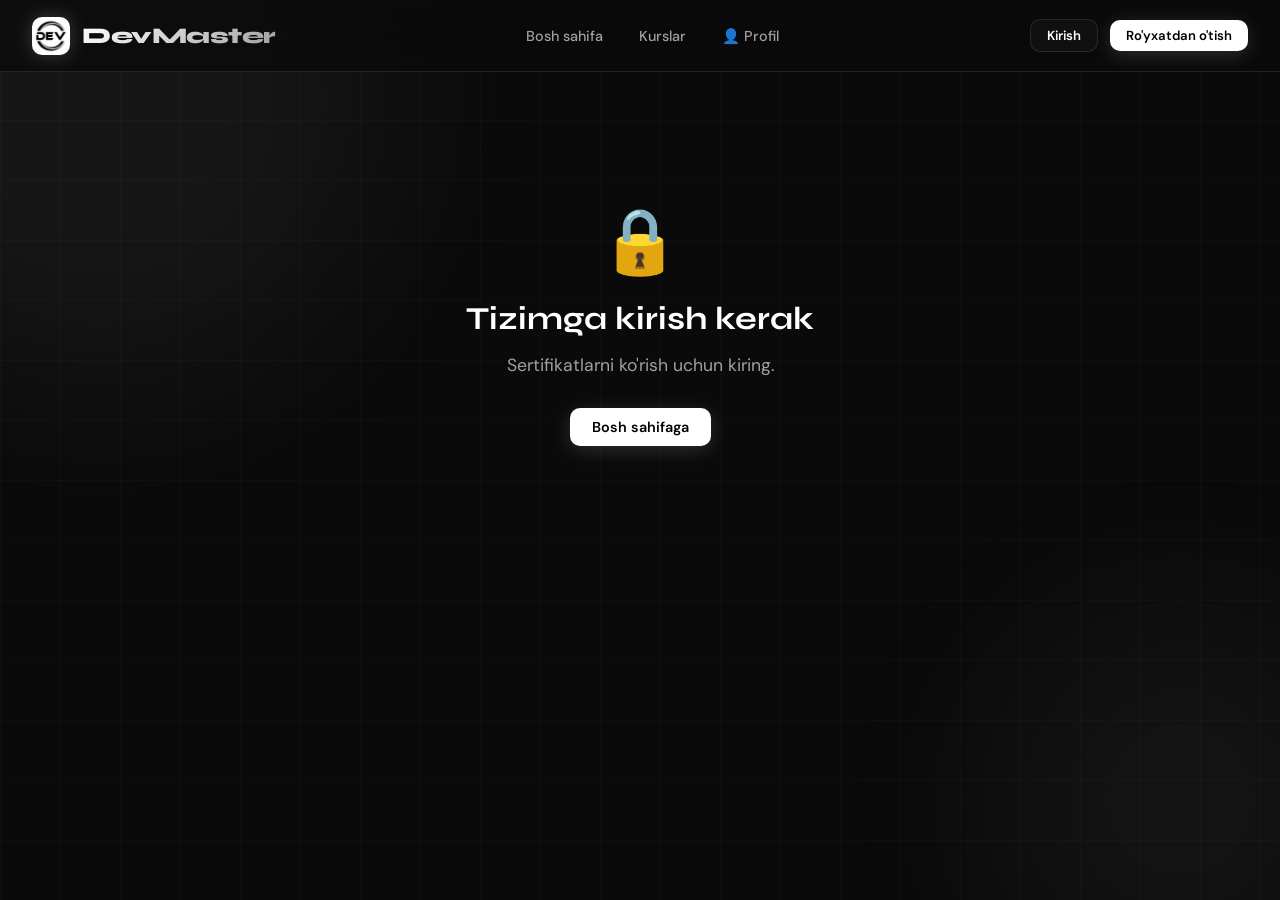
<file: certificate.html>
<!DOCTYPE html>
<html lang="uz">
<head>
  <meta charset="UTF-8" />
  <link rel="icon" href="./images/devmaster-r.jpg">

  <meta name="viewport" content="width=device-width, initial-scale=1.0" />
  <title>Sertifikat — DevMaster</title>
  <link rel="stylesheet" href="styles/main.css" />
  <link rel="stylesheet" href="styles/auth.css" />
  <link rel="stylesheet" href="styles/certificate.css" />
</head>
<body>

<div class="bg-grid"></div>
<div class="bg-orbs">
  <div class="orb orb-1"></div>
  <div class="orb orb-2"></div>
</div>

<nav class="navbar" id="navbar">
  <a href="index.html" class="nav-logo">
          <img src="./images/dev_v copy.jpg" alt="">
    <span>DevMaster</span>
  </a>
  <ul class="nav-links">
    <li><a href="index.html"> Bosh sahifa</a></li>
    <li><a href="courses.html"> Kurslar</a></li>
    <li><a href="profile.html">👤 Profil</a></li>
  </ul>
  <div class="nav-actions" id="nav-auth-area"></div>
</nav>

<div class="cert-page">
  <div class="cert-page-inner">
    <div id="cert-root"></div>
  </div>
</div>

<div id="toast-container" class="toast-container"></div>

<style>
/* Ekran uchun qo'shimcha stillar (agar CSS faylda bo'lmasa xato bermasligi uchun) */
.cert-watermark-logo-wrap {
  position: absolute;
  top: 50%;
  left: 50%;
  transform: translate(-50%, -50%);
  width: 350px;
  height: 350px;
  opacity: 0.05;
  z-index: 1;
  pointer-events: none;
}
.cert-watermark-img {
  width: 100%;
  height: 100%;
  object-fit: contain;
}
.cert-signature-wrap {
  width: 140px;
  height: 55px;
  border-bottom: 1.5px solid rgba(255, 255, 255, 0.7);
  margin: 0 auto 8px;
  display: flex;
  align-items: center;
  justify-content: center;
}
.cert-signature-img {
  max-width: 100%;
  max-height: 100%;
  object-fit: contain;
}
.cert-stamp-wrap {
  width: 90px;
  height: 90px;
  margin: 0 auto 8px;
  display: flex;
  align-items: center;
  justify-content: center;
}
.cert-stamp-img {
  width: 100%;
  height: 100%;
  object-fit: contain;
}

/* CHOP ETISH (PRINT) SOZLAMALARI */
@media print {
  @page {
    size: A4 landscape;
    margin: 0 !important;
  }
  html, body {
    width: 100% !important;
    height: 100% !important;
    margin: 0 !important;
    padding: 0 !important;
    background: #ffffff !important;
    -webkit-print-color-adjust: exact !important;
    print-color-adjust: exact !important;
  }
  .navbar, .cert-actions-panel, .cert-page-header, .bg-grid, .bg-orbs, footer { 
    display: none !important; 
  }
  .cert-page { 
    padding: 0 !important; 
    margin: 0 !important;
    width: 100vw !important;
    height: 100vh !important;
    display: flex !important;
    align-items: center !important;
    justify-content: center !important;
  }
  .cert-page-inner {
    width: 100% !important;
    max-width: 100% !important;
    margin: 0 !important;
    padding: 0 !important;
  }
  .certificate-wrapper {
    margin: 0 !important;
    padding: 0 !important;
    width: 100% !important;
    display: flex !important;
    justify-content: center !important;
    align-items: center !important;
  }
  .certificate { 
    width: 297mm !important;  
    height: 210mm !important; 
    box-shadow: none !important; 
    border: none !important;
    border-radius: 0 !important; 
    background: #121212 !important; 
    position: relative !important;
    margin: 0 auto !important;
    page-break-inside: avoid !important;
    -webkit-print-color-adjust: exact !important;
    print-color-adjust: exact !important;
  }
  .cert-content * {
    -webkit-print-color-adjust: exact !important;
    print-color-adjust: exact !important;
  }
}
</style>

<script src="js/app.js"></script>
<script src="js/courses.js"></script>
<script>
document.addEventListener('DOMContentLoaded', () => {
  const user = Auth.getUser();
  const params = new URLSearchParams(window.location.search);
  const courseId = params.get('course');

  if (!user) {
    document.getElementById('cert-root').innerHTML = `
      <div style="text-align:center;padding:4rem 2rem">
        <div style="font-size:4rem;margin-bottom:1rem">🔒</div>
        <h2 style="font-family:'Syne',sans-serif; font-size: 2rem;">Tizimga kirish kerak</h2>
        <p style="color:var(--text-muted);margin:1rem 0 2rem; font-size: 1.1rem;">Sertifikatlarni ko'rish uchun kiring.</p>
        <button class="btn btn-primary" onclick="window.location.href='index.html'" style="cursor:pointer">Bosh sahifaga</button>
      </div>`;
    return;
  }

  const users = JSON.parse(localStorage.getItem('dm_users') || '[]');
  const freshUser = users.find(u => u.id === user.id) || user;
  const certs = freshUser.certificates || [];

  if (courseId) {
    const cert = certs.find(c => c.courseId === courseId);
    if (!cert) {
      document.getElementById('cert-root').innerHTML = `
        <div style="text-align:center;padding:4rem 2rem">
          <div style="font-size:4rem;margin-bottom:1rem">😔</div>
          <h2 style="font-family:'Syne',sans-serif; font-size: 2rem;">Sertifikat topilmadi</h2>
          <p style="color:var(--text-muted);margin:1rem 0 2rem; font-size: 1.1rem;">Bu kurs uchun sertifikat hali berilmagan. Avval kursni tugatib ko'ring.</p>
          <div style="display:flex;gap:1rem;justify-content:center;flex-wrap:wrap">
            <button class="btn btn-primary" onclick="window.location.href='courses.html'" style="cursor:pointer">📚 Kurslarga o'tish</button>
            <button class="btn btn-ghost" onclick="window.location.href='profile.html'" style="cursor:pointer">👤 Profilga qaytish</button>
          </div>
        </div>`;
      return;
    }
    renderCertificate(freshUser, cert);
  } else {
    renderAllCertificates(freshUser, certs);
  }
});

function renderAllCertificates(user, certs) {
  if (certs.length === 0) {
    document.getElementById('cert-root').innerHTML = `
      <div class="cert-page-header">
        <h1>🏆 Sertifikatlarim</h1>
        <p>Kurslarni tugatib sertifikat oling</p>
      </div>
      <div style="text-align:center;padding:4rem 2rem;background:var(--card-bg);border:1px solid var(--border);border-radius:var(--radius)">
        <div style="font-size:5rem;margin-bottom:1.5rem">📜</div>
        <h2 style="font-family:'Syne',sans-serif;font-weight:700;margin-bottom:0.5rem">Hali sertifikat yo'q</h2>
        <p style="color:var(--text-muted);margin-bottom:2rem;font-size:1.1rem;">Birinchi sertifikatingizni olish uchun kursni tugatib ko'ring!</p>
        <button class="btn btn-primary" onclick="window.location.href='courses.html'" style="cursor:pointer">📚 Kurslarni ko'rish</button>
      </div>`;
    return;
  }

  const hasF = certs.find(c => c.courseId === 'frontend');
  const hasB = certs.find(c => c.courseId === 'backend');
  let fsHtml = '';
  if (hasF && hasB) {
    fsHtml = `
      <div style="display:flex;align-items:center;gap:1.5rem;padding:1.75rem;background:rgba(255,255,255,0.02);border:1px solid rgba(255,255,255,0.2);border-radius:var(--radius);margin-bottom:2.5rem;flex-wrap:wrap">
        <span style="font-size:3rem">🏆</span>
        <div style="flex:1">
          <div style="font-family:'Syne',sans-serif;font-weight:800;font-size:1.4rem;color:#ffffff">Full-Stack Developer</div>
          <div style="font-size:1rem;color:var(--text-muted)">Frontend va Backend kurslarini tugatdingiz. Siz Full-Stack Developer sifatida tan olindingiz!</div>
        </div>
        <span class="tag">🎉 Maxsus unvon</span>
      </div>`;
  }

  const certCards = certs.map(cert => `
    <div class="feature-card animate-in" style="cursor:pointer;border-color:rgba(255,255,255,0.15); padding: 2.5rem;" onclick="window.location.href='certificate.html?course=${cert.courseId}'">
      <div style="font-size:3rem;margin-bottom:1rem">🏆</div>
      <h3 style="font-size: 1.3rem; margin-bottom: 0.5rem;">${cert.courseName}</h3>
      <p style="color:var(--text-muted);font-size:0.95rem;margin-bottom:1.5rem">Sertifikat ID: <span style="font-family:monospace;color:#ffffff; font-weight:600;">${cert.id}</span></p>
      <div style="display:flex;align-items:center;justify-content:space-between">
        <span class="tag">${cert.earnedAt}</span>
        <span style="font-size:0.95rem;color:#ffffff; font-weight: 600;">Ko'rish →</span>
      </div>
    </div>`).join('');

  document.getElementById('cert-root').innerHTML = `
    <div class="cert-page-header">
      <h1>🏆 Sertifikatlarim</h1>
      <p style="font-size:1.2rem;">Siz muvaffaqiyatli ravishda ${certs.length} ta sertifikatga ega bo'ldingiz!</p>
    </div>
    ${fsHtml}
    <div style="display:grid;grid-template-columns:repeat(auto-fill,minmax(320px,1fr));gap:2rem">
      ${certCards}
    </div>`;
  initScrollAnimations();
}

function renderCertificate(user, cert) {
  const course = COURSES.find(c => c.id === cert.courseId) || {};
  const fullName = `${user.firstName} ${user.lastName}`;
  const certId = cert.id;
  const earnedAt = cert.earnedAt;

  let devTypeLabel = cert.courseType + ' Developer';
  if (cert.courseId === 'frontend') devTypeLabel = 'Frontend Developer';
  else if (cert.courseId === 'backend') devTypeLabel = 'Backend Developer';
  else if (cert.courseId === 'fullstack') devTypeLabel = 'Full-Stack Developer';
  else if (cert.courseId === 'devops') devTypeLabel = 'DevOps Engineer';
  else if (cert.courseId === 'mobile') devTypeLabel = 'Mobile Developer';
  else if (cert.courseId === 'design') devTypeLabel = 'UI/UX Designer';

  const certs = user.certificates || [];
  const hasF = certs.find(c => c.courseId === 'frontend');
  const hasB = certs.find(c => c.courseId === 'backend');
  const isFS = hasF && hasB;

  document.getElementById('cert-root').innerHTML = `
    <div class="cert-page-header">
      <h1>🎓 Sertifikatingiz</h1>
      <p>Tabriklaymiz, ${user.firstName}! Siz sertifikat oldingiz.</p>
    </div>

    ${isFS ? `
    <div class="cert-earned-banner">
      <div class="cert-earned-icon">🏆</div>
      <div class="cert-earned-text">
        <h3>Siz Full-Stack Developer sifatida tan olindingiz!</h3>
        <p>Frontend va Backend kurslarini ikkalasini ham muvaffaqiyatli tugatdingiz.</p>
      </div>
    </div>` : ''}

    <div class="certificate-wrapper">
      <div class="certificate" id="certificate-doc">
        <div class="cert-bg"></div>
        <div class="cert-pattern"></div>
        
        <div class="cert-watermark-logo-wrap">
           <img src="./images/dev_master.png" alt="DevMaster"" alt="logo"/>
        </div>

        <div class="cert-content">
          <div class="cert-top">
            <div class="cert-logo-area">
              <img src="./images/dev_v copy.jpg" alt="Logo" class="cert-logo-icon-img" onerror="this.style.display='none'; this.nextElementSibling.style.display='flex';">
              <div class="cert-logo-icon" style="display:none; width:44px; height:44px; background:rgba(255,255,255,0.1); border-radius:10px; align-items:center; justify-content:center; font-size:1.2rem; color:#fff;">🎓</div>
              <div>
                <div class="cert-org-name">DevMaster</div>
                <div class="cert-org-sub">IT Education Platform</div>
              </div>
            </div>
            <div class="cert-number">ID: ${certId}</div>
          </div>

          <div class="cert-title-area">
            <span class="cert-of-completion">Certificate of Completion</span>
            <div class="cert-main-title">Muvaffaqiyatli Tamomlash</div>
          </div>

          <div class="cert-divider">
            <div class="cert-divider-line"></div>
            <div class="cert-divider-diamond"></div>
            <div class="cert-divider-line"></div>
          </div>

          <div style="text-align:center">
            <span class="cert-awarded-to">Ushbu sertifikat quyidagiga beriladi</span>
            <div class="cert-name">${fullName}</div>
          </div>

          <div class="cert-course-area">
            <div class="cert-for-completing">muvaffaqiyatli tamomlanganligi uchun</div>
            <div class="cert-course-name">${cert.courseName}</div>
            <span class="cert-course-type">${devTypeLabel}</span>
          </div>

          <div class="cert-divider">
            <div class="cert-divider-line"></div>
            <div class="cert-divider-diamond"></div>
            <div class="cert-divider-line"></div>
          </div>

          <div class="cert-bottom">
            <div class="cert-signature-area">
              <div class="cert-signature-wrap">
                <img src="./images/signature2.webp" alt="" class="cert-signature-img" />
              </div>
              <div class="cert-sig-name">DevMaster CEO</div>
              <div class="cert-sig-label">Rahbar imzosi</div>
            </div>

            <div class="cert-center-info">
              <div class="cert-date-area">
                <span class="cert-date-label">Berilgan sana</span>
                <div class="cert-date-val">${earnedAt}</div>
              </div>
              <div class="cert-badge-row">
                <span class="cert-skill-tag">${(course.skills || ['IT'])[0]}</span>
                <span class="cert-skill-tag">${(course.skills || ['Dev', 'Pro'])[1] || 'Pro'}</span>
              </div>
            </div>

            <div class="cert-stamp-area">
              <div class="cert-stamp-wrap">
                <img src="./images/stamp2.webp" alt="" class="cert-stamp-img" />
              </div>
              <div class="cert-stamp-label">Tashkilot Muhri</div>
            </div>
          </div>
        </div>
      </div>
    </div>

    <div class="cert-actions-panel">
      <div class="cert-actions-info">
        <h3>Sertifikatingiz tayyor!</h3>
        <p>Yuklab oling, chop eting yoki ulashing</p>
      </div>
      <div class="cert-action-btns">
        <button class="btn btn-primary" onclick="printCert()" style="cursor:pointer">🖨️ Chop etish</button>
        <button class="btn btn-ghost" onclick="window.location.href='certificate.html'" style="cursor:pointer">📋 Barchasi</button>
        <button class="btn btn-ghost" onclick="window.location.href='profile.html'" style="cursor:pointer">👤 Profil</button>
      </div>
    </div>

    ${(user.certificates || []).filter(c => c.courseId !== cert.courseId).length > 0 ? `
    <div style="margin-top:2.5rem">
      <h3 style="font-family:'Syne',sans-serif;font-weight:700;margin-bottom:1.2rem; font-size: 1.3rem;">Boshqa sertifikatlaringiz</h3>
      <div style="display:flex;gap:1rem;flex-wrap:wrap">
        ${(user.certificates || []).filter(c => c.courseId !== cert.courseId).map(c => `
          <a href="certificate.html?course=${c.courseId}" class="btn btn-ghost btn-sm" style="cursor:pointer; font-size:0.9rem; padding: 10px 16px;">🏆 ${c.courseName}</a>
        `).join('')}
      </div>
    </div>` : ''}
  `;
}

function printCert() {
  window.print();
}
</script>
</body>
</html>
</file>
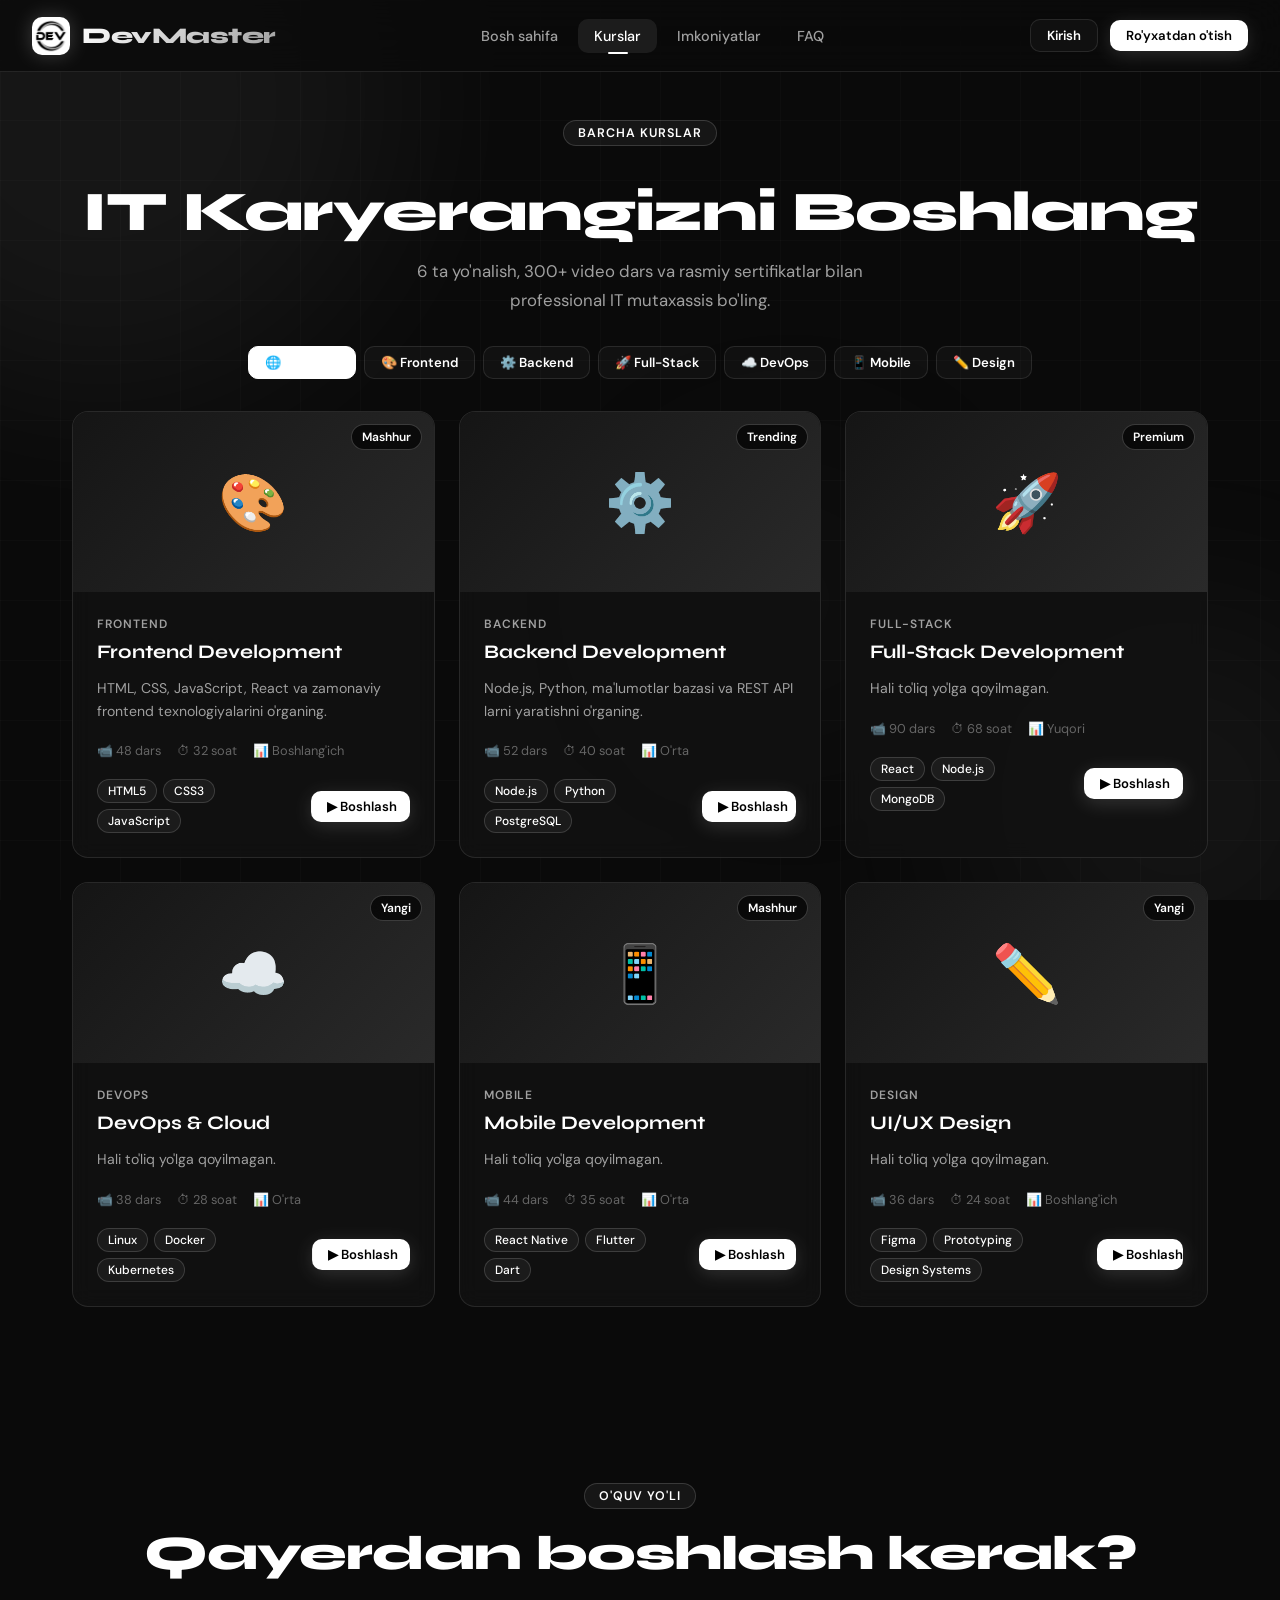
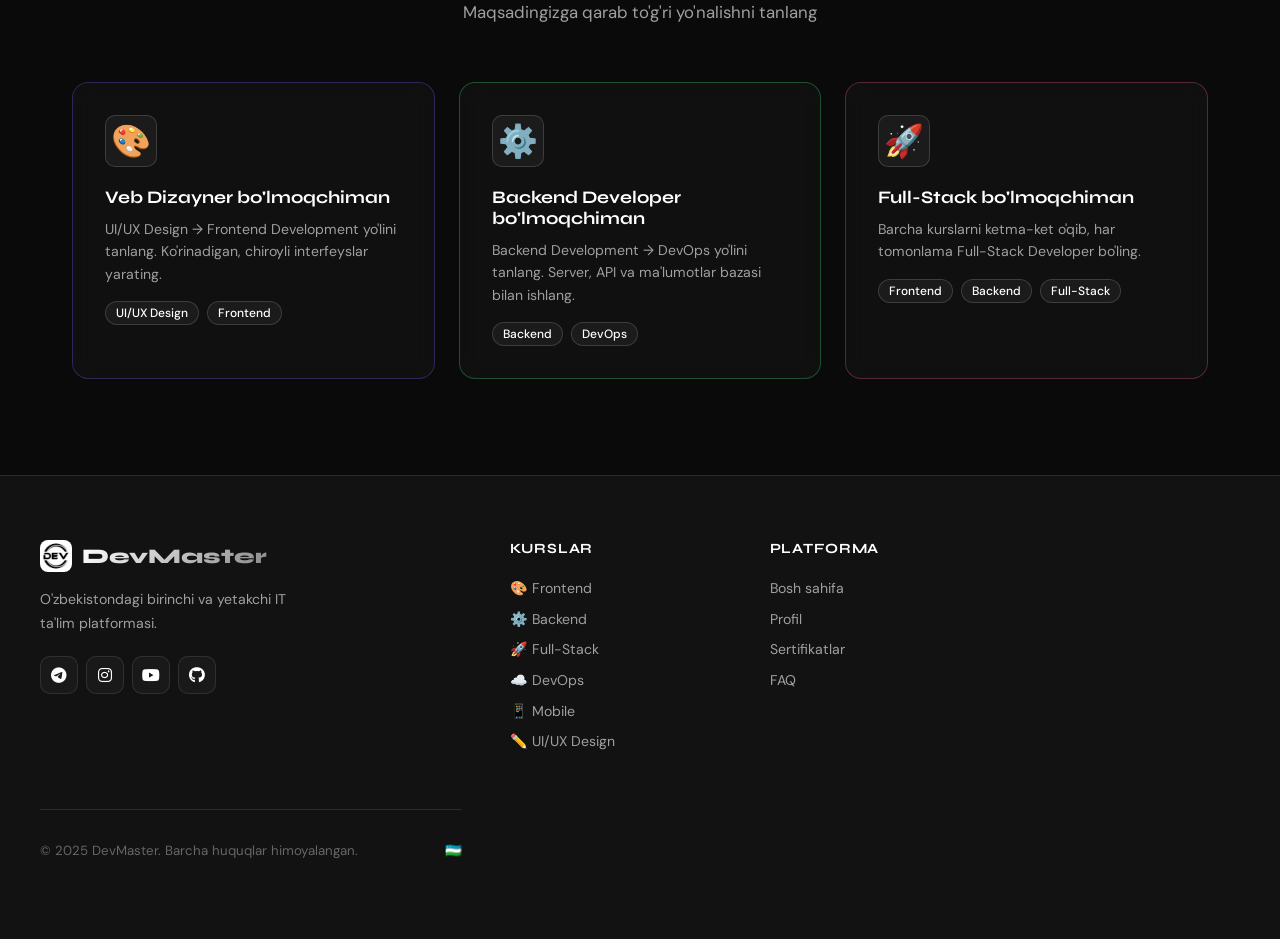
<file: courses.html>
<!DOCTYPE html>
<html lang="uz">
<head>
  <meta charset="UTF-8" />
  <link rel="icon" type="image/png" href="./images/devmaster-r.jpg">
  <meta name="viewport" content="width=device-width, initial-scale=1.0" />
  <title>Kurslar — DevMaster</title>
  <link rel="stylesheet" href="styles/main.css" />
  <link rel="stylesheet" href="styles/auth.css" />
  <link rel="stylesheet" href="https://cdnjs.cloudflare.com/ajax/libs/font-awesome/6.4.2/css/all.min.css" />
</head>
<body>

<div class="bg-grid"></div>
<div class="bg-orbs">
  <div class="orb orb-1"></div>
  <div class="orb orb-2"></div>
  <div class="orb orb-3"></div>
</div>

<nav class="navbar" id="navbar">
  <a href="index.html" class="nav-logo">
    <img src="./images/dev_v copy.jpg" alt="">
    <span>DevMaster</span>
  </a>
  <ul class="nav-links">
    <li><a href="index.html">Bosh sahifa</a></li>
    <li><a href="courses.html" class="active"> Kurslar</a></li>
    <li><a href="index.html#features"> Imkoniyatlar</a></li>
    <li><a href="faq.html">FAQ</a></li>
  </ul>
  <div class="nav-actions" id="nav-auth-area"></div>
</nav>

<section style="position:relative;z-index:1;padding:calc(var(--nav-height) + 3rem) 2rem 2rem;text-align:center">
  <span class="section-tag">Barcha kurslar</span>
  <h1 style="font-family:'Syne',sans-serif;font-size:clamp(2rem,5vw,3.5rem);font-weight:800;margin:1rem 0 0.75rem;letter-spacing:-0.02em">
    IT Karyerangizni <span style="color:var(--accent)">Boshlang</span>
  </h1>
  <p style="color:var(--text-muted);font-size:1.05rem;max-width:540px;margin:0 auto;line-height:1.7">
    6 ta yo'nalish, 300+ video dars va rasmiy sertifikatlar bilan professional IT mutaxassis bo'ling.
  </p>
</section>

<div style="position:relative;z-index:1;max-width:1200px;margin:0 auto;padding:0 2rem 2rem">
  <div style="display:flex;gap:0.5rem;flex-wrap:wrap;justify-content:center">
    <button class="filter-tab btn btn-ghost btn-sm active" data-filter="all" style="cursor:pointer">🌐 Barchasi</button>
    <button class="filter-tab btn btn-ghost btn-sm" data-filter="frontend" style="cursor:pointer">🎨 Frontend</button>
    <button class="filter-tab btn btn-ghost btn-sm" data-filter="backend" style="cursor:pointer">⚙️ Backend</button>
    <button class="filter-tab btn btn-ghost btn-sm" data-filter="fullstack" style="cursor:pointer">🚀 Full-Stack</button>
    <button class="filter-tab btn btn-ghost btn-sm" data-filter="devops" style="cursor:pointer">☁️ DevOps</button>
    <button class="filter-tab btn btn-ghost btn-sm" data-filter="mobile" style="cursor:pointer">📱 Mobile</button>
    <button class="filter-tab btn btn-ghost btn-sm" data-filter="design" style="cursor:pointer">✏️ Design</button>
  </div>
</div>

<div style="position:relative;z-index:1;max-width:1200px;margin:0 auto;padding:0 2rem 5rem">
  <div class="courses-grid" id="courses-grid"></div>
</div>

<section class="section" style="position:relative;z-index:1">
  <div class="section-header">
    <span class="section-tag">O'quv yo'li</span>
    <h2>Qayerdan <span style="color:var(--accent)">boshlash</span> kerak?</h2>
    <p class="sub">Maqsadingizga qarab to'g'ri yo'nalishni tanlang</p>
  </div>

  <div style="display:grid;grid-template-columns:repeat(auto-fill,minmax(300px,1fr));gap:1.5rem">
    <div class="feature-card animate-in" style="border-color:rgba(108,99,255,0.3)">
      <div class="feature-icon" style="font-size:2rem">🎨</div>
      <h3>Veb Dizayner bo'lmoqchiman</h3>
      <p style="margin-bottom:1rem">UI/UX Design → Frontend Development yo'lini tanlang. Ko'rinadigan, chiroyli interfeyslar yarating.</p>
      <div style="display:flex;gap:0.5rem;flex-wrap:wrap">
        <span class="tag">UI/UX Design</span>
        <span class="tag">Frontend</span>
      </div>
    </div>
    <div class="feature-card animate-in" style="border-color:rgba(67,233,123,0.3)">
      <div class="feature-icon" style="font-size:2rem">⚙️</div>
      <h3>Backend Developer bo'lmoqchiman</h3>
      <p style="margin-bottom:1rem">Backend Development → DevOps yo'lini tanlang. Server, API va ma'lumotlar bazasi bilan ishlang.</p>
      <div style="display:flex;gap:0.5rem;flex-wrap:wrap">
        <span class="tag green">Backend</span>
        <span class="tag green">DevOps</span>
      </div>
    </div>
    <div class="feature-card animate-in" style="border-color:rgba(255,101,132,0.3)">
      <div class="feature-icon" style="font-size:2rem">🚀</div>
      <h3>Full-Stack bo'lmoqchiman</h3>
      <p style="margin-bottom:1rem">Barcha kurslarni ketma-ket o'qib, har tomonlama Full-Stack Developer bo'ling.</p>
      <div style="display:flex;gap:0.5rem;flex-wrap:wrap">
        <span class="tag pink">Frontend</span>
        <span class="tag pink">Backend</span>
        <span class="tag pink">Full-Stack</span>
      </div>
    </div>
  </div>
</section>

<footer>
  <div class="footer-inner">
    <div class="footer-grid">
      <div class="footer-brand">
        <div class="footer-logo">
          <img src="./images/dev_v copy.jpg" alt="">
          <span>DevMaster</span>
        </div>
        <p>O'zbekistondagi birinchi va yetakchi IT ta'lim platformasi.</p>
        
        <div class="footer-social" style="margin-top:1.25rem; display: flex; gap: 0.5rem;">
         <a href="https://t.me//dev_masteruz" class="social-btn" target="_blank" style="display: flex; align-items: center; justify-content: center; text-decoration: none; color: inherit;"><i class="fa-brands fa-telegram"></i></a>
          <a href="https://www.instagram.com/dev_masteruz/" class="social-btn" target="_blank" style="display: flex; align-items: center; justify-content: center; text-decoration: none; color: inherit;"><i class="fa-brands fa-instagram"></i></a>
          <a href="https://www.youtube.com/channel/UC8ik2O0M71rxNJCzP6-6M-g" class="social-btn" target="_blank" style="display: flex; align-items: center; justify-content: center; text-decoration: none; color: inherit;"><i class="fa-brands fa-youtube"></i></a>
          <a href="https://github.com/tolibjonshuhratov" class="social-btn" target="_blank" style="display: flex; align-items: center; justify-content: center; text-decoration: none; color: inherit;"><i class="fa-brands fa-github"></i></a>
        </div>
      </div>
      <div class="footer-col">
        <h4>Kurslar</h4>
        <ul>
          <li><a href="#">🎨 Frontend</a></li>
          <li><a href="#">⚙️ Backend</a></li>
          <li><a href="#">🚀 Full-Stack</a></li>
          <li><a href="#">☁️ DevOps</a></li>
          <li><a href="#">📱 Mobile</a></li>
          <li><a href="#">✏️ UI/UX Design</a></li>
        </ul>
      </div>
      <div class="footer-col">
        <h4>Platforma</h4>
        <ul>
          <li><a href="index.html">Bosh sahifa</a></li>
          <li><a href="profile.html">Profil</a></li>
          <li><a href="certificate.html">Sertifikatlar</a></li>
          <li><a href="faq.html">FAQ</a></li>
        </ul>
      </div>
      <div class="footer-col">
    
    </div>
    <div class="footer-bottom">
      <span>© 2025 DevMaster. Barcha huquqlar himoyalangan.</span>
      <span>🇺🇿</span>
    </div>
  </div>
</footer>

<div class="modal-overlay" id="login-modal">
  <div class="modal">
    <button class="modal-close" onclick="closeModal('login-modal')">✕</button>
    <div class="modal-header">
      <h2>Xush kelibsiz! 👋</h2>
      <p>Akkauntingizga kiring</p>
    </div>
    <form onsubmit="handleLogin(event)">
      <div class="form-group">
        <label>Email</label>
        <div class="input-icon-wrap">
          <span class="icon">📧</span>
          <input type="email" id="login-email" class="form-input" placeholder="email@example.com" required />
        </div>
      </div>
      <div class="form-group">
        <label>Parol</label>
        <div class="input-icon-wrap">
          <span class="icon">🔒</span>
          <input type="password" id="login-pass" class="form-input" placeholder="••••••••" required />
          <span class="input-toggle" onclick="togglePass('login-pass')" style="cursor:pointer">👁</span>
        </div>
      </div>
      <button type="submit" class="btn btn-primary btn-full" style="cursor:pointer">Kirish →</button>
    </form>
    <div class="form-switch">
      Akkount yo'qmi? <a href="#" onclick="closeModal('login-modal');openModal('register-modal')">Ro'yxatdan o'ting</a>
    </div>
  </div>
</div>

<div class="modal-overlay" id="register-modal">
  <div class="modal">
    <button class="modal-close" onclick="closeModal('register-modal')">✕</button>
    <div class="modal-header">
      <h2>Hisob yaratish 🚀</h2>
      <p>Bepul ro'yxatdan o'ting</p>
    </div>
    <form onsubmit="handleRegister(event)">
      <div class="form-row">
        <div class="form-group">
          <label>Ism</label>
          <input type="text" id="reg-fname" class="form-input" placeholder="Ali" required />
        </div>
        <div class="form-group">
          <label>Familiya</label>
          <input type="text" id="reg-lname" class="form-input" placeholder="Valiyev" required />
        </div>
      </div>
      <div class="form-group">
        <label>Username</label>
        <div class="input-icon-wrap">
          <span class="icon">@</span>
          <input type="text" id="reg-username" class="form-input" placeholder="ali_valiyev" />
        </div>
      </div>
      <div class="form-group">
        <label>Email</label>
        <div class="input-icon-wrap">
          <span class="icon">📧</span>
          <input type="email" id="reg-email" class="form-input" placeholder="email@example.com" required />
        </div>
      </div>
      <div class="form-group">
        <label>Parol</label>
        <div class="input-icon-wrap">
          <span class="icon">🔒</span>
          <input type="password" id="reg-pass" class="form-input" placeholder="Kamida 6 ta belgi" required />
          <span class="input-toggle" onclick="togglePass('reg-pass')" style="cursor:pointer">👁</span>
        </div>
      </div>
      <div class="terms-check">
        <input type="checkbox" required />
        <span><a href="#">Shartlar</a>ga roziman</span>
      </div>
      <button type="submit" class="btn btn-primary btn-full" style="cursor:pointer">Ro'yxatdan o'tish 🚀</button>
    </form>
    <div class="form-switch">
      Akkount bormi? <a href="#" onclick="closeModal('register-modal');openModal('login-modal')">Kirish</a>
    </div>
  </div>
</div>

<div class="modal-overlay" id="course-modal-overlay"></div>
<div id="toast-container" class="toast-container"></div>

<style>
  .filter-tab.active {
    background: var(--accent) !important;
    color: #fff !important;
    border-color: var(--accent) !important;
  }
</style>

<script src="js/app.js"></script>
<script src="js/courses.js"></script>
<script>
  function togglePass(id) {
    const inp = document.getElementById(id);
    inp.type = inp.type === 'password' ? 'text' : 'password';
  }
  document.addEventListener('DOMContentLoaded', () => {
    renderCoursesGrid('courses-grid', 'all');
    initFilterTabs();
  });
</script>
</body>
</html>
</file>
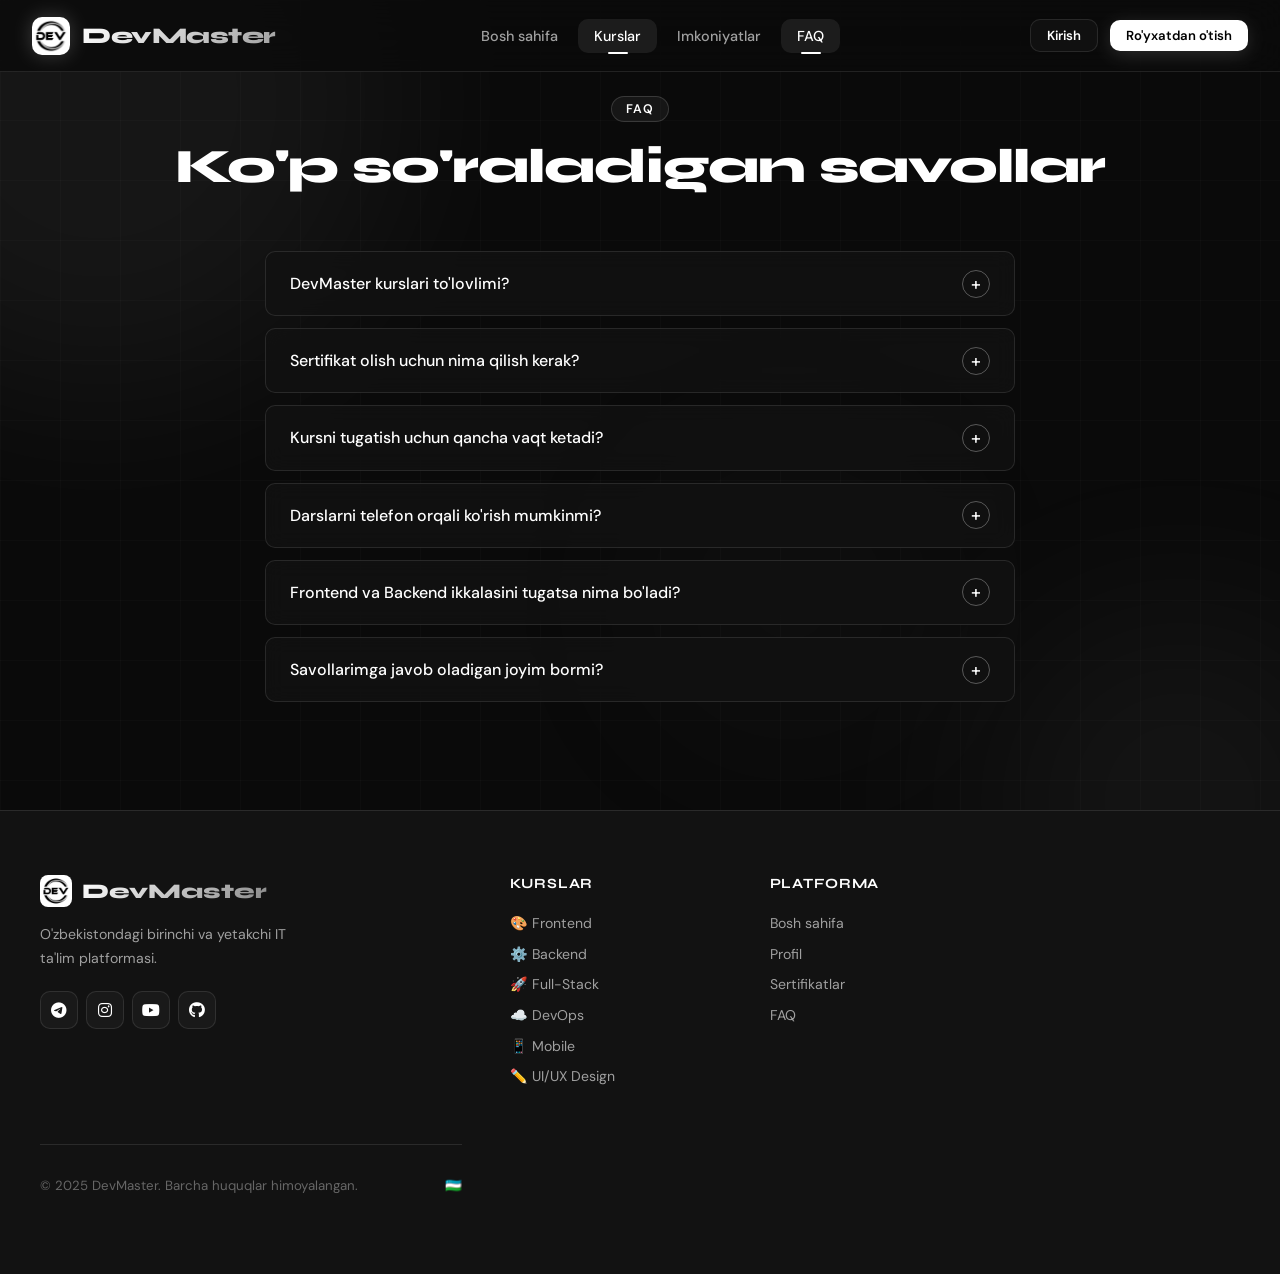
<file: faq.html>
<!DOCTYPE html>
<html lang="uz">
<head>
  <meta charset="UTF-8" />
  <link rel="icon" type="image/png" href="./images/devmaster-r.jpg">
  <meta name="viewport" content="width=device-width, initial-scale=1.0" />
  <title>FAQ — DevMaster</title>
  <link rel="stylesheet" href="styles/main.css" />
  <link rel="stylesheet" href="styles/auth.css" />
  <link rel="stylesheet" href="https://cdnjs.cloudflare.com/ajax/libs/font-awesome/6.4.2/css/all.min.css" />
</head>
<body>
    <div class="bg-grid"></div>
<div class="bg-orbs">
  <div class="orb orb-1"></div>
  <div class="orb orb-2"></div>
  <div class="orb orb-3"></div>
</div>

<nav class="navbar" id="navbar">
  <a href="index.html" class="nav-logo">
    <img src="./images/dev_v copy.jpg" alt="">
    <span>DevMaster</span>
  </a>
  <ul class="nav-links">
    <li><a href="index.html">Bosh sahifa</a></li>
    <li><a href="courses.html" class="active"> Kurslar</a></li>
    <li><a href="index.html#features"> Imkoniyatlar</a></li>
    <li><a href="faq.html">FAQ</a></li>
  </ul>
  <div class="nav-actions" id="nav-auth-area"></div>
</nav>
    <section class="section" id="faq">
  <div class="section-header">
    <span class="section-tag">FAQ</span>
    <h2>Ko'p so'raladigan <span style="color:var(--accent)">savollar</span></h2>
  </div>
  <div class="faq-list">
    <div class="faq-item">
      <div class="faq-question">
        DevMaster kurslari to'lovlimi?
        <div class="faq-icon">+</div>
      </div>
      <div class="faq-answer">DevMaster'da ro'yxatdan o'tish va kurslar bepul. Premium kurslar uchun oylik obuna mavjud bo'lib, u barcha premium kontentlarga kirish huquqi beradi.</div>
    </div>
    <div class="faq-item">
      <div class="faq-question">
        Sertifikat olish uchun nima qilish kerak?
        <div class="faq-icon">+</div>
      </div>
      <div class="faq-answer">Kursning barcha videodarslarini tugatganingizdan so'ng avtomatik ravishda sertifikat beriladi. Sertifikatda sizning ismingiz, kurs nomi va sana ko'rsatiladi.</div>
    </div>
    <div class="faq-item">
      <div class="faq-question">
        Kursni tugatish uchun qancha vaqt ketadi?
        <div class="faq-icon">+</div>
      </div>
      <div class="faq-answer">Har bir kursning davomiyligi farq qiladi. Kuniga 2-3 soat ajratsangiz,Backend kursini 8-9 oyda  Frontend kursini 3-4 oyda, Full-Stack kursini esa 1-2 yilda tugatishingiz mumkin.</div>
    </div>
    <div class="faq-item">
      <div class="faq-question">
        Darslarni telefon orqali ko'rish mumkinmi?
        <div class="faq-icon">+</div>
      </div>
      <div class="faq-answer">Ha, DevMaster platforma moslashuvchan (responsive) bo'lib, telefon, planshet va kompyuterda qulay ishlaydi.</div>
    </div>
    <div class="faq-item">
      <div class="faq-question">
        Frontend va Backend ikkalasini tugatsa nima bo'ladi?
        <div class="faq-icon">+</div>
      </div>
      <div class="faq-answer">Frontend va Backend kurslarini ikkalasini ham tugatganingizda, sizga maxsus "Full-Stack Developer" sertifikati beriladi!</div>
    </div>
    <div class="faq-item">
      <div class="faq-question">
        Savollarimga javob oladigan joyim bormi?
        <div class="faq-icon">+</div>
      </div>
      <div class="faq-answer">Ha! DevMaster jamoasi va o'quvchilar hamjamiyati orqali savollaringizga 24 soat ichida javob beriladi. Telegram guruhimizga ham qo'shilishingiz mumkin.</div>
    </div>
  </div>
</section>
</body>
<script src="js/app.js"></script>
<script src="js/courses.js"></script>
<footer>
  <div class="footer-inner">
    <div class="footer-grid">
      <div class="footer-brand">
        <div class="footer-logo">
          <img src="./images/dev_v copy.jpg" alt="">
          <span>DevMaster</span>
        </div>
        <p>O'zbekistondagi birinchi va yetakchi IT ta'lim platformasi.</p>
        
        <div class="footer-social" style="margin-top:1.25rem; display: flex; gap: 0.5rem;">
          <a href="https://t.me//dev_masteruz" class="social-btn" target="_blank" style="display: flex; align-items: center; justify-content: center; text-decoration: none; color: inherit;"><i class="fa-brands fa-telegram"></i></a>
          <a href="https://www.instagram.com/dev_masteruz/" class="social-btn" target="_blank" style="display: flex; align-items: center; justify-content: center; text-decoration: none; color: inherit;"><i class="fa-brands fa-instagram"></i></a>
          <a href="https://www.youtube.com/channel/UC8ik2O0M71rxNJCzP6-6M-g" class="social-btn" target="_blank" style="display: flex; align-items: center; justify-content: center; text-decoration: none; color: inherit;"><i class="fa-brands fa-youtube"></i></a>
          <a href="https://github.com/tolibjonshuhratov" class="social-btn" target="_blank" style="display: flex; align-items: center; justify-content: center; text-decoration: none; color: inherit;"><i class="fa-brands fa-github"></i></a>
        </div>
      </div>
      <div class="footer-col">
        <h4>Kurslar</h4>
        <ul>
          <li><a href="#">🎨 Frontend</a></li>
          <li><a href="#">⚙️ Backend</a></li>
          <li><a href="#">🚀 Full-Stack</a></li>
          <li><a href="#">☁️ DevOps</a></li>
          <li><a href="#">📱 Mobile</a></li>
          <li><a href="#">✏️ UI/UX Design</a></li>
        </ul>
      </div>
      <div class="footer-col">
        <h4>Platforma</h4>
        <ul>
          <li><a href="index.html">Bosh sahifa</a></li>
          <li><a href="profile.html">Profil</a></li>
          <li><a href="certificate.html">Sertifikatlar</a></li>
          <li><a href="index.html#faq">FAQ</a></li>
        </ul>
      </div>
      <div class="footer-col">
    
    </div>
    <div class="footer-bottom">
      <span>© 2025 DevMaster. Barcha huquqlar himoyalangan.</span>
      <span>🇺🇿</span>
    </div>
  </div>
</footer>

<div class="modal-overlay" id="login-modal">
  <div class="modal">
    <button class="modal-close" onclick="closeModal('login-modal')">✕</button>
    <div class="modal-header">
      <h2>Xush kelibsiz! 👋</h2>
      <p>Akkauntingizga kiring</p>
    </div>
    <form onsubmit="handleLogin(event)">
      <div class="form-group">
        <label>Email</label>
        <div class="input-icon-wrap">
          <span class="icon">📧</span>
          <input type="email" id="login-email" class="form-input" placeholder="email@example.com" required />
        </div>
      </div>
      <div class="form-group">
        <label>Parol</label>
        <div class="input-icon-wrap">
          <span class="icon">🔒</span>
          <input type="password" id="login-pass" class="form-input" placeholder="••••••••" required />
          <span class="input-toggle" onclick="togglePass('login-pass')" style="cursor:pointer">👁</span>
        </div>
      </div>
      <button type="submit" class="btn btn-primary btn-full" style="cursor:pointer">Kirish →</button>
    </form>
    <div class="form-switch">
      Akkount yo'qmi? <a href="#" onclick="closeModal('login-modal');openModal('register-modal')">Ro'yxatdan o'ting</a>
    </div>
  </div>
</div>

<div class="modal-overlay" id="register-modal">
  <div class="modal">
    <button class="modal-close" onclick="closeModal('register-modal')">✕</button>
    <div class="modal-header">
      <h2>Hisob yaratish 🚀</h2>
      <p>Bepul ro'yxatdan o'ting</p>
    </div>
    <form onsubmit="handleRegister(event)">
      <div class="form-row">
        <div class="form-group">
          <label>Ism</label>
          <input type="text" id="reg-fname" class="form-input" placeholder="Ali" required />
        </div>
        <div class="form-group">
          <label>Familiya</label>
          <input type="text" id="reg-lname" class="form-input" placeholder="Valiyev" required />
        </div>
      </div>
      <div class="form-group">
        <label>Username</label>
        <div class="input-icon-wrap">
          <span class="icon">@</span>
          <input type="text" id="reg-username" class="form-input" placeholder="ali_valiyev" />
        </div>
      </div>
      <div class="form-group">
        <label>Email</label>
        <div class="input-icon-wrap">
          <span class="icon">📧</span>
          <input type="email" id="reg-email" class="form-input" placeholder="email@example.com" required />
        </div>
      </div>
      <div class="form-group">
        <label>Parol</label>
        <div class="input-icon-wrap">
          <span class="icon">🔒</span>
          <input type="password" id="reg-pass" class="form-input" placeholder="Kamida 6 ta belgi" required />
          <span class="input-toggle" onclick="togglePass('reg-pass')" style="cursor:pointer">👁</span>
        </div>
      </div>
      <div class="terms-check">
        <input type="checkbox" required />
        <span><a href="#">Shartlar</a>ga roziman</span>
      </div>
      <button type="submit" class="btn btn-primary btn-full" style="cursor:pointer">Ro'yxatdan o'tish 🚀</button>
    </form>
    <div class="form-switch">
      Akkount bormi? <a href="#" onclick="closeModal('register-modal');openModal('login-modal')">Kirish</a>
    </div>
  </div>
</div>

<div class="modal-overlay" id="course-modal-overlay"></div>
<div id="toast-container" class="toast-container"></div>
</html>
</file>
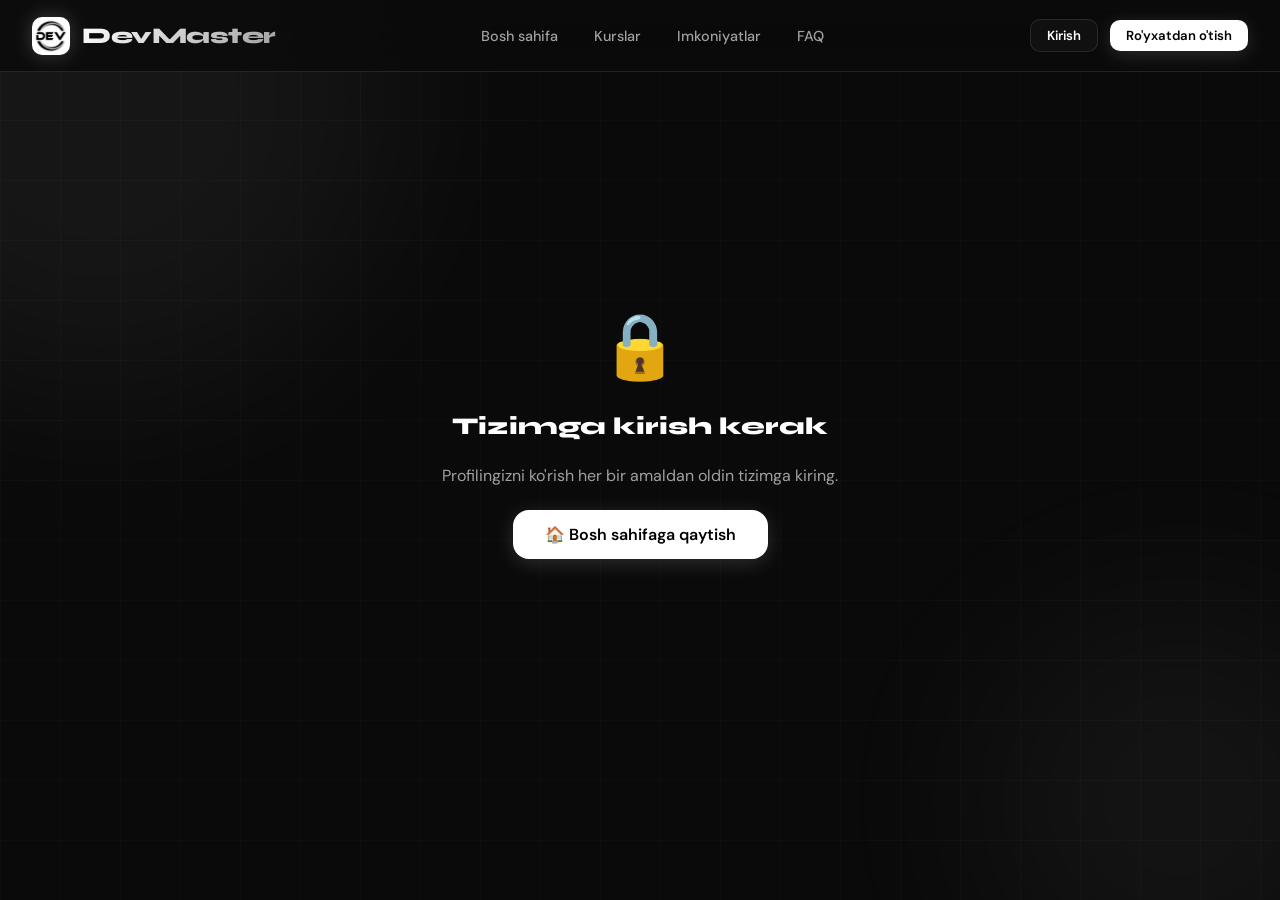
<file: profile.html>
<!DOCTYPE html>
<html lang="uz">
<head>
  <meta charset="UTF-8" />
  <link rel="icon" type="image/png" href="./images/devmaster-r.jpg">
  <meta name="viewport" content="width=device-width, initial-scale=1.0" />
  <title>Profil — DevMaster</title>
  <link rel="stylesheet" href="styles/main.css" />
  <link rel="stylesheet" href="styles/auth.css" />
  <link rel="stylesheet" href="styles/certificate.css" />
</head>
<body>

<div class="bg-grid"></div>
<div class="bg-orbs">
  <div class="orb orb-1"></div>
  <div class="orb orb-2"></div>
</div>

<nav class="navbar" id="navbar">
  <a href="index.html" class="nav-logo">
    <img src="./images/dev_v copy.jpg" alt="">
    <span>DevMaster</span>
  </a>
  <ul class="nav-links">
    <li><a href="index.html">Bosh sahifa</a></li>
    <li><a href="courses.html">Kurslar</a></li>
    <li><a href="index.html#features">Imkoniyatlar</a></li>
    <li><a href="index.html#faq">FAQ</a></li>
  </ul>
  <div class="nav-actions" id="nav-auth-area"></div>
</nav>

<div class="profile-page" id="profile-page">
  <div id="profile-root"></div>
</div>

<div id="toast-container" class="toast-container"></div>

<style>
  /* MUQOVA (COVER) UCHUN YANGI RANG VA GRADIENT STILI */
  .profile-cover {
    background: linear-gradient(135deg, #0f172a 0%, #0d9488 50%, #111827 100%) !important;
    position: relative;
    height: 240px;
    border-radius: var(--radius);
    overflow: hidden;
  }

  .logout-btn {
    background: rgba(255,101,132,0.1);
    border: 1px solid rgba(255,101,132,0.3);
    color: var(--accent2);
    padding: 8px 18px;
    border-radius: var(--radius-sm);
    font-size: 0.88rem;
    font-weight: 600;
    cursor: pointer;
    transition: var(--transition);
    font-family: 'DM Sans', sans-serif;
  }
  .logout-btn:hover { background: rgba(255,101,132,0.2); }

  .tab-bar {
    display: flex;
    gap: 0.25rem;
    border-bottom: 1px solid var(--border);
    margin-bottom: 1.5rem;
  }
  .tab-btn {
    padding: 10px 18px;
    background: transparent;
    border: none;
    border-bottom: 2px solid transparent;
    color: var(--text-muted);
    font-size: 0.9rem;
    font-weight: 500;
    cursor: pointer;
    transition: var(--transition);
    font-family: 'DM Sans', sans-serif;
    margin-bottom: -1px;
  }
  .tab-btn.active {
    color: var(--accent);
    border-bottom-color: var(--accent);
  }
  .tab-btn:hover { color: var(--text); }

  .tab-panel { display: none; }
  .tab-panel.active { display: block; }

  .edit-field {
    display: flex;
    align-items: center;
    justify-content: space-between;
    padding: 0.9rem 0;
    border-bottom: 1px solid var(--border);
  }
  .edit-field:last-child { border-bottom: none; }
  .edit-field-label { font-size: 0.82rem; color: var(--text-dim); margin-bottom: 2px; }
  .edit-field-val { font-size: 0.95rem; font-weight: 500; }
  .edit-btn {
    background: var(--glass);
    border: 1px solid var(--border);
    color: var(--accent);
    padding: 5px 12px;
    border-radius: 8px;
    font-size: 0.78rem;
    font-weight: 600;
    cursor: pointer;
    transition: var(--transition);
    font-family: 'DM Sans', sans-serif;
    flex-shrink: 0;
  }
  .edit-btn:hover { background: var(--glass-hover); }
</style>

<script src="js/app.js"></script>
<script src="js/courses.js"></script>
<script>
document.addEventListener('DOMContentLoaded', () => {
  const user = Auth.getUser();
  if (!user) {
    document.getElementById('profile-root').innerHTML = `
      <div style="min-height:80vh;display:flex;flex-direction:column;align-items:center;justify-content:center;gap:1.5rem;text-align:center;padding:2rem">
        <div style="font-size:4rem">🔒</div>
        <h2 style="font-family:'Syne',sans-serif;font-weight:800">Tizimga kirish kerak</h2>
        <p style="color:var(--text-muted)">Profilingizni ko'rish her bir amaldan oldin tizimga kiring.</p>
        <button class="btn btn-primary btn-lg" onclick="window.location.href='index.html'" style="cursor:pointer">🏠 Bosh sahifaga qaytish</button>
      </div>`;
    return;
  }

  const users = JSON.parse(localStorage.getItem('dm_users') || '[]');
  const freshUser = users.find(u => u.id === user.id) || user;

  renderProfile(freshUser);
});

function renderProfile(user) {
  const initials = (user.firstName?.[0] || '') + (user.lastName?.[0] || '');
  const completedCourses = user.completedCourses || [];
  const certs = user.certificates || [];
  const prog = user.progress || {};

  let devTitle = '';
  const hasF = completedCourses.includes('frontend');
  const hasB = completedCourses.includes('backend');
  if (hasF && hasB) devTitle = '🏆 Full-Stack Developer';
  else if (hasF) devTitle = '🎨 Frontend Developer';
  else if (hasB) devTitle = '⚙️ Backend Developer';
  else if (completedCourses.length > 0) devTitle = '💻 IT Developer';

  const levelMap = { starter: { label: 'Starter', class: 'level-starter' }, pro: { label: 'Pro', class: 'level-pro' }, expert: { label: 'Expert', class: 'level-expert' } };
  const lvl = levelMap[user.level || 'starter'];

  let totalDone = 0;
  Object.values(prog).forEach(p => { if (p.videos) totalDone += p.videos.length; });

  let activityHtml = '';
  for (let i = 0; i < 70; i++) {
    const r = Math.random();
    const cls = r > 0.85 ? 'active-4' : r > 0.7 ? 'active-3' : r > 0.55 ? 'active-2' : r > 0.4 ? 'active-1' : '';
    activityHtml += `<div class="activity-day ${cls}" title="Faollik"></div>`;
  }

  let inProgressHtml = '';
  COURSES.forEach(c => {
    const p = prog[c.id];
    if (p && p.percent > 0 && p.percent < 100) {
      inProgressHtml += `
        <div class="course-progress-item">
          <div class="cpi-header">
            <span class="cpi-name">${c.emoji} ${c.title}</span>
            <span class="cpi-pct">${p.percent}%</span>
          </div>
          <div class="progress-bar-wrap">
            <div class="progress-bar" style="width:${p.percent}%"></div>
          </div>
          <div style="font-size:0.78rem;color:var(--text-dim);margin-top:4px">${p.videos?.length || 0}/${c.videos.length} dars</div>
        </div>`;
    }
  });
  if (!inProgressHtml) inProgressHtml = '<p style="color:var(--text-dim);font-size:0.88rem">Hali boshlangan kurs yo\'q. <a href="courses.html" style="color:var(--accent)">Kurs boshlash →</a></p>';

  let completedHtml = '';
  completedCourses.forEach(cId => {
    const c = COURSES.find(x => x.id === cId);
    if (c) completedHtml += `
      <div style="display:flex;align-items:center;gap:12px;padding:0.85rem;background:rgba(67,233,123,0.05);border:1px solid rgba(67,233,123,0.15);border-radius:10px;margin-bottom:0.75rem">
        <span style="font-size:1.5rem">${c.emoji}</span>
        <div style="flex:1">
          <div style="font-weight:600;font-size:0.9rem">${c.title}</div>
          <div style="font-size:0.78rem;color:var(--accent3)">✅ Tugatildi</div>
        </div>
        <a href="certificate.html?course=${c.id}" class="btn btn-sm" style="background:rgba(247,201,72,0.1);border:1px solid rgba(247,201,72,0.3);color:var(--gold);cursor:pointer">🎓 Sertifikat</a>
      </div>`;
  });
  if (!completedHtml) completedHtml = '<p style="color:var(--text-dim);font-size:0.88rem">Hali tugatilgan kurs yo\'q.</p>';

  let certSideHtml = '';
  certs.forEach(cert => {
    certSideHtml += `
      <div class="cert-mini" onclick="window.location.href='certificate.html?course=${cert.courseId}'" style="cursor:pointer">
        <div class="cert-mini-icon">🏆</div>
        <div class="cert-mini-info">
          <strong>${cert.courseName}</strong>
          <span>${cert.earnedAt}</span>
        </div>
      </div>`;
  });
  if (!certSideHtml) certSideHtml = '<p style="color:var(--text-dim);font-size:0.82rem">Hali sertifikat yo\'q. Kurs tugating!</p>';

  document.getElementById('profile-root').innerHTML = `
    <div class="profile-cover">
      <div style="position:absolute;inset:0;display:flex;align-items:center;justify-content:center;z-index:2;opacity:0.08">
        <span style="font-family:'Syne',sans-serif;font-size:6.5rem;font-weight:900;color:#ffffff;letter-spacing:-2px;user-select:none">DevMaster</span>
      </div>
    </div>

    <div class="profile-content">
      <div class="profile-header">
        <div class="profile-avatar-lg">${initials}</div>
        <div class="profile-info">
          <h1>${user.firstName} ${user.lastName}
            ${devTitle ? `<span style="font-size:1rem;font-family:'DM Sans',sans-serif;font-weight:500;color:var(--gold);margin-left:10px">${devTitle}</span>` : ''}
          </h1>
          <div class="username">@${user.username || user.email.split('@')[0]} · ${user.email}</div>
          <div class="profile-tags">
            <span class="level-badge ${lvl.class}">⭐ ${lvl.label}</span>
            <span class="tag">${user.xp || 0} XP</span>
            <span class="tag green">${completedCourses.length} kurs tugatildi</span>
            <span class="tag gold">${certs.length} sertifikat</span>
          </div>
        </div>
        <div class="profile-actions">
          <button class="btn btn-ghost btn-sm" onclick="openEditModal()" style="cursor:pointer">✏️ Tahrirlash</button>
          <button class="logout-btn" onclick="Auth.logout()">🚪 Chiqish</button>
        </div>
      </div>

      <div class="stats-row" style="margin-bottom:1.5rem">
        <div class="stat-box animate-in">
          <span class="val">${completedCourses.length}</span>
          <div class="lbl">Tugatilgan</div>
        </div>
        <div class="stat-box animate-in">
          <span class="val">${totalDone}</span>
          <div class="lbl">Darslar</div>
        </div>
        <div class="stat-box animate-in">
          <span class="val">${certs.length}</span>
          <div class="lbl">Sertifikat</div>
        </div>
        <div class="stat-box animate-in">
          <span class="val">${user.xp || 0}</span>
          <div class="lbl">XP Ball</div>
        </div>
      </div>

      <div class="profile-grid">
        <div class="profile-main">
          <div class="profile-card">
            <div class="tab-bar">
              <button class="tab-btn active" onclick="switchTab('tab-progress',this)">📊 Progress</button>
              <button class="tab-btn" onclick="switchTab('tab-completed',this)">✅ Tugatilganlar</button>
              <button class="tab-btn" onclick="switchTab('tab-activity',this)">📅 Faollik</button>
              <button class="tab-btn" onclick="switchTab('tab-settings',this)">⚙️ Sozlamalar</button>
            </div>

            <div id="tab-progress" class="tab-panel active">
              <h3 style="font-family:'Syne',sans-serif;font-weight:700;margin-bottom:1.25rem;font-size:1rem;display:flex;align-items:center;gap:8px">
                <span style="width:3px;height:18px;background:var(--accent);border-radius:2px;display:inline-block"></span>
                Jarayondagi kurslar
              </h3>
              ${inProgressHtml}
            </div>

            <div id="tab-completed" class="tab-panel">
              <h3 style="font-family:'Syne',sans-serif;font-weight:700;margin-bottom:1.25rem;font-size:1rem;display:flex;align-items:center;gap:8px">
                <span style="width:3px;height:18px;background:var(--accent3);border-radius:2px;display:inline-block"></span>
                Tugatilgan kurslar
              </h3>
              ${completedHtml}
              ${devTitle ? `
              <div style="padding:1rem;background:rgba(247,201,72,0.06);border:1px solid rgba(247,201,72,0.25);border-radius:12px;margin-top:1rem;display:flex;align-items:center;gap:12px">
                <span style="font-size:1.8rem">🏆</span>
                <div>
                  <div style="font-weight:700;color:var(--gold)">${devTitle}</div>
                  <div style="font-size:0.82rem;color:var(--text-muted)">Siz bu unvonga ega bo'ldingiz!</div>
                </div>
              </div>` : ''}
            </div>

            <div id="tab-activity" class="tab-panel">
              <h3 style="font-family:'Syne',sans-serif;font-weight:700;margin-bottom:1.25rem;font-size:1rem;display:flex;align-items:center;gap:8px">
                <span style="width:3px;height:18px;background:var(--accent2);border-radius:2px;display:inline-block"></span>
                O'quv faolligi (so'nggi 10 hafta)
              </h3>
              <div class="activity-grid">${activityHtml}</div>
              <div style="display:flex;gap:1rem;margin-top:1rem;font-size:0.78rem;color:var(--text-dim);align-items:center">
                <span>Kam</span>
                <div style="display:flex;gap:3px">
                  <div style="width:14px;height:14px;border-radius:3px;background:rgba(255,255,255,0.05)"></div>
                  <div style="width:14px;height:14px;border-radius:3px;background:rgba(108,99,255,0.3)"></div>
                  <div style="width:14px;height:14px;border-radius:3px;background:rgba(108,99,255,0.5)"></div>
                  <div style="width:14px;height:14px;border-radius:3px;background:rgba(108,99,255,0.8)"></div>
                  <div style="width:14px;height:14px;border-radius:3px;background:var(--accent)"></div>
                </div>
                <span>Ko'p</span>
              </div>
            </div>

            <div id="tab-settings" class="tab-panel">
              <h3 style="font-family:'Syne',sans-serif;font-weight:700;margin-bottom:1.25rem;font-size:1rem;display:flex;align-items:center;gap:8px">
                <span style="width:3px;height:18px;background:var(--text-dim);border-radius:2px;display:inline-block"></span>
                Profil ma'lumotlari
              </h3>
              <div class="edit-field">
                <div><div class="edit-field-label">Ism</div><div class="edit-field-val">${user.firstName}</div></div>
                <button class="edit-btn" onclick="openEditModal()" style="pointer-events:auto;cursor:pointer">Tahrirlash</button>
              </div>
              <div class="edit-field">
                <div><div class="edit-field-label">Familiya</div><div class="edit-field-val">${user.lastName}</div></div>
              </div>
              <div class="edit-field">
                <div><div class="edit-field-label">Username</div><div class="edit-field-val">@${user.username || '-'}</div></div>
              </div>
              <div class="edit-field">
                <div><div class="edit-field-label">Email</div><div class="edit-field-val">${user.email}</div></div>
              </div>
              <div class="edit-field">
                <div><div class="edit-field-label">A'zo bo'lgan sana</div><div class="edit-field-val">${user.joinedAt || 'Bugun'}</div></div>
              </div>
              <div style="margin-top:1.5rem;padding-top:1rem;border-top:1px solid var(--border)">
                <button class="logout-btn" onclick="Auth.logout()" style="cursor:pointer">🚪 Tizimdan chiqish</button>
              </div>
            </div>
          </div>
        </div>

        <div class="profile-sidebar">
          <div class="sidebar-card">
            <h3>Profil ma'lumotlari</h3>
            <div class="info-row">
              <span class="icon">👤</span>
              <div><div class="info-label">To'liq ism</div><div class="info-val">${user.firstName} ${user.lastName}</div></div>
            </div>
            <div class="info-row">
              <span class="icon">@</span>
              <div><div class="info-label">Username</div><div class="info-val">@${user.username || user.email.split('@')[0]}</div></div>
            </div>
            <div class="info-row">
              <span class="icon">📧</span>
              <div><div class="info-label">Email</div><div class="info-val" style="font-size:0.82rem">${user.email}</div></div>
            </div>
            <div class="info-row">
              <span class="icon">📅</span>
              <div><div class="info-label">A'zo</div><div class="info-val">${user.joinedAt || 'Bugun'}</div></div>
            </div>
            <div class="info-row">
              <span class="icon">🏅</span>
              <div><div class="info-label">Daraja</div><div class="info-val"><span class="level-badge ${lvl.class}">${lvl.label}</span></div></div>
            </div>
          </div>

          <div class="sidebar-card">
            <h3>Sertifikatlarim</h3>
            ${certSideHtml}
            ${certs.length > 0 ? `<a href="certificate.html" class="btn btn-outline btn-sm" style="width:100%;justify-content:center;margin-top:0.5rem;cursor:pointer">Barchasini ko'rish</a>` : ''}
          </div>

          <div class="sidebar-card">
            <h3>Tez harakatlar</h3>
            <div style="display:flex;flex-direction:column;gap:0.5rem">
              <a href="courses.html" class="btn btn-ghost btn-sm" style="justify-content:flex-start;cursor:pointer">📚 Kurslarga o'tish</a>
              <a href="certificate.html" class="btn btn-ghost btn-sm" style="justify-content:flex-start;cursor:pointer">🏆 Sertifikatlarim</a>
              <button class="btn btn-ghost btn-sm" onclick="openEditModal()" style="justify-content:flex-start;cursor:pointer">✏️ Profilni tahrirlash</button>
            </div>
          </div>
        </div>
      </div>
    </div>
  `;

  initScrollAnimations();
}

function switchTab(tabId, btn) {
  document.querySelectorAll('.tab-panel').forEach(p => p.classList.remove('active'));
  document.querySelectorAll('.tab-btn').forEach(b => b.classList.remove('active'));
  document.getElementById(tabId)?.classList.add('active');
  btn.classList.add('active');
}

function openEditModal() {
  const user = Auth.getUser();
  if (!user) return;

  const overlay = document.createElement('div');
  overlay.className = 'modal-overlay open';
  overlay.id = 'edit-modal-overlay';
  overlay.innerHTML = `
    <div class="modal" style="max-width:480px">
      <button class="modal-close" onclick="document.getElementById('edit-modal-overlay').remove()" style="cursor:pointer">✕</button>
      <div class="modal-header">
        <h2>Profilni tahrirlash ✏️</h2>
        <p>Ma'lumotlaringizni yangilang</p>
      </div>
      <form onsubmit="saveProfile(event)">
        <div class="form-row">
          <div class="form-group">
            <label>Ism</label>
            <input type="text" id="edit-fname" class="form-input" value="${user.firstName}" required />
          </div>
          <div class="form-group">
            <label>Familiya</label>
            <input type="text" id="edit-lname" class="form-input" value="${user.lastName}" required />
          </div>
        </div>
        <div class="form-group">
          <label>Username</label>
          <div class="input-icon-wrap">
            <span class="icon">@</span>
            <input type="text" id="edit-username" class="form-input" value="${user.username || ''}" />
          </div>
        </div>
        <div class="form-group">
          <label>Email (o'zgartirib bo'lmaydi)</label>
          <input type="email" class="form-input" value="${user.email}" disabled style="opacity:0.5" />
        </div>
        <button type="submit" class="btn btn-primary btn-full" style="cursor:pointer">Saqlash ✅</button>
      </form>
    </div>`;
  overlay.addEventListener('click', e => { if (e.target === overlay) overlay.remove(); });
  document.body.appendChild(overlay);
}

function saveProfile(e) {
  e.preventDefault();
  const user = Auth.getUser();
  const users = JSON.parse(localStorage.getItem('dm_users') || '[]');
  const idx = users.findIndex(u => u.id === user.id);

  const updated = {
    ...user,
    firstName: document.getElementById('edit-fname').value.trim(),
    lastName: document.getElementById('edit-lname').value.trim(),
    username: document.getElementById('edit-username').value.trim(),
  };

  if (idx >= 0) users[idx] = updated;
  localStorage.setItem('dm_users', JSON.stringify(users));
  Auth.setUser(updated);

  document.getElementById('edit-modal-overlay')?.remove();
  showToast('Profil yangilandi! ✅', 'success');
  setTimeout(() => location.reload(), 600);
}
</script>
</body>
</html>
</file>
<file: styles/main.css>
@import url('https://fonts.googleapis.com/css2?family=Syne:wght@400;500;600;700;800&family=DM+Sans:ital,opsz,wght@0,9..40,300;0,9..40,400;0,9..40,500;0,9..40,600;1,9..40,300&display=swap');
/* Creator link uslublari */

:root {
  /* Oq-qora ranglar palitrasi */
  --primary: #0a0a0a;          /* Toʻq qora fon */
  --secondary: #121212;        /* Sal ochroq qora fon */
  --accent: #ffffff;           /* Asosiy urgʻu rangi (Oq) */
  --accent2: #e0e0e0;          /* Och kulrang */
  --accent3: #888888;          /* Oʻrta kulrang */
  --gold: #ffffff;             /* Oq rangga oʻzgartirildi */
  --text: #ffffff;             /* Oq matn */
  --text-muted: #a0a0a0;       /* Xira matn (Kulrang) */
  --text-dim: #666666;         /* Toʻq kulrang matn */
  --border: rgba(255, 255, 255, 0.1);       /* Nozik oq chegara */
  --border-bright: rgba(255, 255, 255, 0.3);/* Yorqinroq oq chegara */
  --glass: rgba(255, 255, 255, 0.03);
  --glass-hover: rgba(255, 255, 255, 0.08);
  --card-bg: rgba(18, 18, 18, 0.8);
  --nav-height: 72px;
  --radius: 16px;
  --radius-sm: 10px;
  --shadow: 0 20px 60px rgba(0, 0, 0, 0.7);
  --glow: 0 0 40px rgba(255, 255, 255, 0.1); /* Oqish nur taralishi */
  --transition: all 0.3s cubic-bezier(0.4, 0, 0.2, 1);
}

*, *::before, *::after {
  margin: 0;
  padding: 0;
  box-sizing: border-box;
}

html {
  scroll-behavior: smooth;
  scrollbar-width: thin;
  scrollbar-color: var(--accent) var(--secondary);
}

::-webkit-scrollbar { width: 6px; }
::-webkit-scrollbar-track { background: var(--secondary); }
::-webkit-scrollbar-thumb { background: var(--accent); border-radius: 3px; }

body {
  font-family: 'DM Sans', sans-serif;
  background: var(--primary);
  color: var(--text);
  min-height: 100vh;
  overflow-x: hidden;
  cursor: default;
}

a { text-decoration: none; color: inherit; }
button { font-family: 'DM Sans', sans-serif; border: none; outline: none; }
input, textarea, select { font-family: 'DM Sans', sans-serif; outline: none; }

/* ── BACKGROUND ── */
.bg-grid {
  position: fixed;
  inset: 0;
  z-index: 0;
  background-image:
    linear-gradient(rgba(255,255,255,0.02) 1px, transparent 1px),
    linear-gradient(90deg, rgba(255,255,255,0.02) 1px, transparent 1px);
  background-size: 60px 60px;
  pointer-events: none;
}

.bg-orbs {
  position: fixed;
  inset: 0;
  z-index: 0;
  pointer-events: none;
  overflow: hidden;
}

.orb {
  position: absolute;
  border-radius: 50%;
  filter: blur(100px);
  opacity: 0.05; /* Orqa fondagi sharlar oq-kulrang va juda mayin qilindi */
  animation: orbFloat 20s ease-in-out infinite;
}

.orb-1 { width: 600px; height: 600px; background: var(--accent); top: -200px; left: -200px; animation-delay: 0s; }
.orb-2 { width: 400px; height: 400px; background: var(--accent2); bottom: -100px; right: -100px; animation-delay: -7s; }
.orb-3 { width: 300px; height: 300px; background: var(--accent3); top: 50%; left: 50%; animation-delay: -14s; }

@keyframes orbFloat {
  0%, 100% { transform: translate(0, 0) scale(1); }
  33% { transform: translate(30px, -50px) scale(1.05); }
  66% { transform: translate(-20px, 30px) scale(0.95); }
}
.footer-creator {
  margin-top: 8px; /* "Barcha huquqlar himoyalangan" yozuvidan biroz pastga tushiradi */
  text-align: center;
}

.footer-creator a {
  font-size: 0.78rem; /* Kichikroq hajm */
  color: rgba(255, 255, 255, 0.6); /* Mayin oq rang (ko'zni charchatmaslik uchun) */
  text-decoration: none;
  transition: color 0.3s ease;
  display: inline-block;
}

/* Sichqoncha ustiga borganda (Hover) */
.footer-creator a:hover {
  color: #ffffff; /* To'liq oq rangga o'tadi */
  text-decoration: underline; /* Ostiga chiziq chiqadi */
}
/* ── NAVBAR ── */
.navbar {
  position: fixed;
  top: 0;
  left: 0;
  right: 0;
  z-index: 1000;
  height: var(--nav-height);
  display: flex;
  align-items: center;
  padding: 0 2rem;
  background: rgba(10, 10, 10, 0.8);
  backdrop-filter: blur(20px);
  -webkit-backdrop-filter: blur(20px);
  border-bottom: 1px solid var(--border);
  transition: var(--transition);
}

.navbar.scrolled {
  background: rgba(10, 10, 10, 0.95);
  box-shadow: 0 4px 30px rgba(0, 0, 0, 0.5);
}

.nav-logo {
  display: flex;
  align-items: center;
  gap: 12px;
  font-family: 'Syne', sans-serif;
  font-weight: 800;
  font-size: 1.4rem;
  letter-spacing: -0.02em;
}

.nav-logo img {
  width: 38px;
  height: 38px;
  border-radius: 10px;
  filter: drop-shadow(0 0 10px rgba(255,255,255,0.2));
}

.nav-logo span {
  background: linear-gradient(135deg, #fff 0%, var(--text-muted) 100%);
  -webkit-background-clip: text;
  -webkit-text-fill-color: transparent;
  background-clip: text;
}

.nav-links {
  display: flex;
  align-items: center;
  gap: 0.25rem;
  margin: 0 auto;
  list-style: none;
}

.nav-links a {
  display: flex;
  align-items: center;
  gap: 6px;
  padding: 8px 16px;
  border-radius: var(--radius-sm);
  font-size: 0.9rem;
  font-weight: 500;
  color: var(--text-muted);
  transition: var(--transition);
  position: relative;
}

.nav-links a:hover,
.nav-links a.active {
  color: var(--text);
  background: var(--glass-hover);
}

.nav-links a.active::after {
  content: '';
  position: absolute;
  bottom: -1px;
  left: 50%;
  transform: translateX(-50%);
  width: 20px;
  height: 2px;
  background: var(--accent);
  border-radius: 1px;
}

.nav-actions {
  display: flex;
  align-items: center;
  gap: 12px;
}

/* ── BUTTONS (OQ-QORA) ── */
.btn {
  display: inline-flex;
  align-items: center;
  gap: 8px;
  padding: 10px 22px;
  border-radius: var(--radius-sm);
  font-size: 0.9rem;
  font-weight: 600;
  transition: var(--transition);
  cursor: pointer;
  white-space: nowrap;
  position: relative;
  overflow: hidden;
}

.btn::before {
  content: '';
  position: absolute;
  inset: 0;
  background: rgba(0,0,0,0.1);
  transform: translateX(-100%);
  transition: transform 0.3s ease;
}

.btn:hover::before { transform: translateX(0); }

/* To'liq oq tugma, yozuvi qora */
.btn-primary {
  background: #ffffff;
  color: #000000;
  box-shadow: 0 4px 20px rgba(255, 255, 255, 0.15);
}

.btn-primary:hover {
  transform: translateY(-1px);
  box-shadow: 0 8px 30px rgba(255, 255, 255, 0.3);
  background: #e5e5e5;
}

.btn-ghost {
  background: var(--glass);
  color: var(--text);
  border: 1px solid var(--border);
}

.btn-ghost:hover {
  border-color: var(--border-bright);
  background: var(--glass-hover);
}

.btn-outline {
  background: transparent;
  color: #ffffff;
  border: 1.5px solid #ffffff;
}

.btn-outline:hover {
  background: rgba(255,255,255,0.1);
  transform: translateY(-1px);
}

.btn-lg {
  padding: 14px 32px;
  font-size: 1rem;
  border-radius: var(--radius);
}

.btn-sm {
  padding: 7px 16px;
  font-size: 0.82rem;
}

/* ── PROFILE AVATAR IN NAV ── */
#nav-auth-area { display: flex; align-items: center; gap: 12px; }

.profile-btn {
  display: flex;
  align-items: center;
  gap: 10px;
  padding: 6px 14px 6px 6px;
  background: var(--glass);
  border: 1px solid var(--border);
  border-radius: 50px;
  cursor: pointer;
  transition: var(--transition);
}

.profile-btn:hover {
  border-color: var(--border-bright);
  background: var(--glass-hover);
}

.profile-avatar {
  width: 34px;
  height: 34px;
  border-radius: 50%;
  background: linear-gradient(135deg, #ffffff, #555555);
  display: flex;
  align-items: center;
  justify-content: center;
  font-family: 'Syne', sans-serif;
  font-weight: 700;
  font-size: 0.85rem;
  color: #000000;
  flex-shrink: 0;
}

.profile-btn span {
  font-size: 0.88rem;
  font-weight: 500;
  color: var(--text);
  max-width: 100px;
  overflow: hidden;
  text-overflow: ellipsis;
  white-space: nowrap;
}

/* ── HERO ── */
.hero {
  position: relative;
  z-index: 1;
  min-height: 100vh;
  display: flex;
  flex-direction: column;
  align-items: center;
  justify-content: center;
  text-align: center;
  padding: calc(var(--nav-height) + 4rem) 2rem 4rem;
}

.hero-badge {
  display: inline-flex;
  align-items: center;
  gap: 8px;
  padding: 6px 16px;
  background: rgba(255, 255, 255, 0.05);
  border: 1px solid rgba(255, 255, 255, 0.2);
  border-radius: 50px;
  font-size: 0.82rem;
  font-weight: 500;
  color: #ffffff;
  margin-bottom: 2rem;
  animation: fadeInDown 0.6s ease forwards;
}

.hero-badge .dot {
  width: 7px; height: 7px;
  border-radius: 50%;
  background: green;
  animation: pulse 2s ease infinite;
}

@keyframes pulse {
  0%, 100% { opacity: 1; transform: scale(1); }
  50% { opacity: 0.5; transform: scale(0.8); }
}

.hero h1 {
  font-family: 'Syne', sans-serif;
  font-size: clamp(2.8rem, 7vw, 6rem);
  font-weight: 800;
  line-height: 1.05;
  letter-spacing: -0.03em;
  margin-bottom: 1.5rem;
  animation: fadeInUp 0.7s ease 0.1s both;
}

.hero h1 .gradient-text {
  background: linear-gradient(135deg, #ffffff 0%, #888888 50%, #aaaaaa 100%);
  -webkit-background-clip: text;
  -webkit-text-fill-color: transparent;
  background-clip: text;
}

.hero p {
  font-size: 1.15rem;
  color: var(--text-muted);
  max-width: 600px;
  margin: 0 auto 2.5rem;
  line-height: 1.7;
  animation: fadeInUp 0.7s ease 0.2s both;
}

.hero-actions {
  display: flex;
  gap: 1rem;
  justify-content: center;
  flex-wrap: wrap;
  animation: fadeInUp 0.7s ease 0.3s both;
}

.hero-stats {
  display: flex;
  gap: 3rem;
  margin-top: 5rem;
  animation: fadeInUp 0.7s ease 0.4s both;
}

.stat-item { text-align: center; }

.stat-value {
  font-family: 'Syne', sans-serif;
  font-size: 2.2rem;
  font-weight: 800;
  color: white;
  background: linear-gradient(135deg, #fff, #666 animate);

  background-clip: text;
}

.stat-label { font-size: 0.85rem; color: white; margin-top: 4px; }

/* ── SECTIONS ── */
.section {
  position: relative;
  z-index: 1;
  padding: 6rem 2rem;
  max-width: 1200px;
  margin: 0 auto;
}

.section-header {
  text-align: center;
  margin-bottom: 3.5rem;
}

.section-tag {
  display: inline-block;
  padding: 4px 14px;
  background: rgba(255, 255, 255, 0.05);
  border: 1px solid rgba(255, 255, 255, 0.15);
  border-radius: 50px;
  font-size: 0.78rem;
  font-weight: 600;
  color: #ffffff;
  letter-spacing: 0.08em;
  text-transform: uppercase;
  margin-bottom: 1rem;
}

.section h2 {
  font-family: 'Syne', sans-serif;
  font-size: clamp(1.8rem, 4vw, 3rem);
  font-weight: 800;
  letter-spacing: -0.02em;
  margin-bottom: 1rem;
}

.section p.sub {
  color: var(--text-muted);
  font-size: 1.05rem;
  max-width: 500px;
  margin: 0 auto;
  line-height: 1.7;
}

/* ── COURSE CARDS (MONOCHROME) ── */
.courses-grid {
  display: grid;
  grid-template-columns: repeat(auto-fill, minmax(340px, 1fr));
  gap: 1.5rem;
}

.course-card {
  background: var(--card-bg);
  border: 1px solid var(--border);
  border-radius: var(--radius);
  overflow: hidden;
  transition: var(--transition);
  position: relative;
  backdrop-filter: blur(10px);
}

.course-card:hover {
  transform: translateY(-6px);
  border-color: var(--border-bright);
  box-shadow: var(--glow);
}

/* Barcha kartalar fon ranglari to'q kulrang gradientga o'tkazildi */
.course-card-img {
  height: 180px;
  display: flex;
  align-items: center;
  justify-content: center;
  font-size: 4rem;
  position: relative;
  overflow: hidden;
}
.course-card-img.frontend,
.course-card-img.backend,
.course-card-img.fullstack,
.course-card-img.devops,
.course-card-img.mobile,
.course-card-img.design { background: linear-gradient(135deg, #151515, #2a2a2a); }

.course-badge {
  position: absolute;
  top: 12px;
  right: 12px;
  padding: 4px 10px;
  background: rgba(0,0,0,0.7);
  border: 1px solid rgba(255,255,255,0.2);
  border-radius: 50px;
  font-size: 0.75rem;
  font-weight: 600;
  color: #ffffff;
  backdrop-filter: blur(10px);
}

.course-card-body { padding: 1.5rem; }

.course-type {
  font-size: 0.75rem;
  font-weight: 600;
  color: var(--text-muted);
  text-transform: uppercase;
  letter-spacing: 0.08em;
  margin-bottom: 0.5rem;
}

.course-card h3 {
  font-family: 'Syne', sans-serif;
  font-size: 1.2rem;
  font-weight: 700;
  margin-bottom: 0.75rem;
  line-height: 1.3;
}

.course-card p {
  font-size: 0.88rem;
  color: var(--text-muted);
  line-height: 1.6;
  margin-bottom: 1.25rem;
}

.course-meta {
  display: flex;
  align-items: center;
  gap: 1rem;
  font-size: 0.8rem;
  color: var(--text-dim);
  margin-bottom: 1.25rem;
}

.course-meta span { display: flex; align-items: center; gap: 4px; }

.progress-bar-wrap {
  background: rgba(255,255,255,0.05);
  border-radius: 10px;
  height: 6px;
  margin-bottom: 1rem;
  overflow: hidden;
}

.progress-bar {
  height: 100%;
  background: linear-gradient(90deg, #ffffff, #555555);
  border-radius: 10px;
  transition: width 1s ease;
}

.course-card-footer {
  display: flex;
  align-items: center;
  justify-content: space-between;
  gap: 1rem;
}

/* ── FAQ ── */
.faq-list { max-width: 750px; margin: 0 auto; }

.faq-item {
  background: var(--card-bg);
  border: 1px solid var(--border);
  border-radius: var(--radius-sm);
  margin-bottom: 0.75rem;
  overflow: hidden;
  transition: var(--transition);
  backdrop-filter: blur(10px);
}

.faq-item:hover { border-color: var(--border-bright); }
.faq-item.open { border-color: rgba(255,255,255,0.4); }

.faq-question {
  display: flex;
  align-items: center;
  justify-content: space-between;
  padding: 1.1rem 1.5rem;
  cursor: pointer;
  font-weight: 500;
  transition: var(--transition);
}

.faq-question:hover { color: #ffffff; }

.faq-icon {
  width: 28px; height: 28px;
  border-radius: 50%;
  border: 1.5px solid var(--border-bright);
  display: flex; align-items: center; justify-content: center;
  flex-shrink: 0;
  transition: var(--transition);
  font-size: 1.1rem;
  color: #ffffff;
}

.faq-item.open .faq-icon { background: #ffffff; color: #000000; transform: rotate(45deg); }

.faq-answer {
  max-height: 0;
  overflow: hidden;
  transition: max-height 0.4s ease, padding 0.3s ease;
  font-size: 0.9rem;
  color: var(--text-muted);
  line-height: 1.7;
}

.faq-item.open .faq-answer {
  max-height: 200px;
  padding: 0 1.5rem 1.25rem;
}

/* ── FEATURES GRID ── */
.features-grid {
  display: grid;
  grid-template-columns: repeat(auto-fill, minmax(280px, 1fr));
  gap: 1.5rem;
}

.feature-card {
  background: var(--card-bg);
  border: 1px solid var(--border);
  border-radius: var(--radius);
  padding: 2rem;
  transition: var(--transition);
  backdrop-filter: blur(10px);
}

.feature-card:hover {
  border-color: var(--border-bright);
  transform: translateY(-4px);
  box-shadow: var(--glow);
}

.feature-icon {
  width: 52px; height: 52px;
  border-radius: var(--radius-sm);
  background: rgba(255, 255, 255, 0.05);
  border: 1px solid rgba(255, 255, 255, 0.15);
  display: flex; align-items: center; justify-content: center;
  font-size: 1.5rem;
  margin-bottom: 1.25rem;
  color: #ffffff;
}

.feature-card h3 {
  font-family: 'Syne', sans-serif;
  font-size: 1.1rem;
  font-weight: 700;
  margin-bottom: 0.6rem;
}

.feature-card p {
  font-size: 0.88rem;
  color: var(--text-muted);
  line-height: 1.6;
}

/* ── TESTIMONIALS ── */
.testimonials-grid {
  display: grid;
  grid-template-columns: repeat(auto-fill, minmax(300px, 1fr));
  gap: 1.5rem;
}

.testimonial-card {
  background: var(--card-bg);
  border: 1px solid var(--border);
  border-radius: var(--radius);
  padding: 1.75rem;
  backdrop-filter: blur(10px);
  transition: var(--transition);
}

.testimonial-card:hover { border-color: var(--border-bright); }
.testimonial-stars { color: #ffffff; font-size: 0.85rem; margin-bottom: 1rem; }

.testimonial-text {
  font-size: 0.92rem;
  color: var(--text-muted);
  line-height: 1.7;
  margin-bottom: 1.25rem;
  font-style: italic;
}

.testimonial-author { display: flex; align-items: center; gap: 12px; }

.testimonial-avatar {
  width: 42px; height: 42px;
  border-radius: 50%;
  background: linear-gradient(135deg, #ffffff, #333333);
  display: flex; align-items: center; justify-content: center;
  font-weight: 700;
  font-size: 0.9rem;
  color: #000000;
}

.testimonial-info strong { display: block; font-size: 0.9rem; font-weight: 600; }
.testimonial-info span { font-size: 0.8rem; color: var(--text-muted); }

/* ── FOOTER ── */
footer {
  position: relative;
  z-index: 1;
  background: var(--secondary);
  border-top: 1px solid var(--border);
  padding: 4rem 2rem 2rem;
}

.footer-inner {
  max-width: 1200px;
  margin: 0 auto;
}

.footer-grid {
  display: grid;
  grid-template-columns: 2fr 1fr 1fr 1fr;
  gap: 3rem;
  margin-bottom: 3rem;
}

.footer-brand { max-width: 280px; }

.footer-logo {
  display: flex;
  align-items: center;
  gap: 10px;
  font-family: 'Syne', sans-serif;
  font-weight: 800;
  font-size: 1.3rem;
  margin-bottom: 1rem;
}

.footer-logo img { width: 32px; height: 32px; border-radius: 8px; }

.footer-logo span {
  background: linear-gradient(135deg, #fff, #888);
  -webkit-background-clip: text;
  -webkit-text-fill-color: transparent;
  background-clip: text;
}

.footer-brand p { font-size: 0.88rem; color: var(--text-muted); line-height: 1.7; }

.footer-col h4 {
  font-family: 'Syne', sans-serif;
  font-size: 0.88rem;
  font-weight: 700;
  letter-spacing: 0.06em;
  text-transform: uppercase;
  color: var(--text);
  margin-bottom: 1.25rem;
}

.footer-col ul { list-style: none; }
.footer-col li { margin-bottom: 0.6rem; }
.footer-col a {
  font-size: 0.88rem;
  color: var(--text-muted);
  transition: var(--transition);
  display: inline-flex;
  align-items: center;
  gap: 6px;
}
.footer-col a:hover { color: #ffffff; }

.footer-bottom {
  display: flex;
  align-items: center;
  justify-content: space-between;
  padding-top: 2rem;
  border-top: 1px solid var(--border);
  font-size: 0.83rem;
  color: var(--text-dim);
}

.footer-social {
  display: flex;
  gap: 15px;
  font-size: large;
}

.social-btn {
  width: 38px; height: 38px;
  border-radius: var(--radius-sm);
  background: var(--glass);
  border: 1px solid var(--border);
  display: flex; align-items: center; justify-content: center;
  font-size: 1rem;
  cursor: pointer;
  transition: var(--transition);
}

.social-btn:hover {
  background: var(--glass-hover);
  border-color: var(--border-bright);
  transform: translateY(-2px);
}

/* ── MODALS ── */
.modal-overlay {
  position: fixed;
  inset: 0;
  background: rgba(0, 0, 0, 0.8);
  backdrop-filter: blur(10px);
  z-index: 2000;
  display: flex;
  align-items: center;
  justify-content: center;
  padding: 1rem;
  opacity: 0;
  pointer-events: none;
  transition: opacity 0.3s ease;
}

.modal-overlay.open { opacity: 1; pointer-events: all; }

.modal {
  background: var(--secondary);
  border: 1px solid var(--border-bright);
  border-radius: 20px;
  padding: 2.5rem;
  width: 100%;
  max-width: 440px;
  transform: scale(0.95) translateY(20px);
  transition: transform 0.3s ease;
  box-shadow: 0 30px 80px rgba(0, 0, 0, 0.7);
  position: relative;
}

.modal-overlay.open .modal { transform: scale(1) translateY(0); }
.modal-header { margin-bottom: 2rem; }
.modal-header h2 { font-family: 'Syne', sans-serif; font-size: 1.6rem; font-weight: 800; margin-bottom: 0.4rem; }
.modal-header p { color: var(--text-muted); font-size: 0.9rem; }

.modal-close {
  position: absolute;
  top: 1.5rem; right: 1.5rem;
  width: 34px; height: 34px;
  border-radius: 50%;
  background: var(--glass);
  border: 1px solid var(--border);
  display: flex; align-items: center; justify-content: center;
  cursor: pointer;
  font-size: 1rem;
  color: var(--text-muted);
  transition: var(--transition);
}

.modal-close:hover { background: var(--glass-hover); color: var(--text); }

/* ── FORM ELEMENTS ── */
.form-group { margin-bottom: 1.25rem; }
.form-group label { display: block; font-size: 0.85rem; font-weight: 500; color: var(--text-muted); margin-bottom: 0.5rem; }

.form-input {
  width: 100%;
  padding: 12px 16px;
  background: rgba(255,255,255,0.02);
  border: 1.5px solid var(--border);
  border-radius: var(--radius-sm);
  color: var(--text);
  font-size: 0.95rem;
  transition: var(--transition);
}

.form-input::placeholder { color: var(--text-dim); }
.form-input:focus { border-color: #ffffff; background: rgba(255,255,255,0.05); }

.form-divider {
  display: flex; align-items: center; gap: 1rem;
  margin: 1.5rem 0;
  font-size: 0.82rem; color: var(--text-dim);
}
.form-divider::before,
.form-divider::after { content: ''; flex: 1; height: 1px; background: var(--border); }

.form-switch { text-align: center; font-size: 0.88rem; color: var(--text-muted); margin-top: 1.25rem; }
.form-switch a { color: #ffffff; font-weight: 500; }
.form-switch a:hover { text-decoration: underline; }

/* ── TOAST ── */
.toast-container {
  position: fixed;
  bottom: 2rem; right: 2rem;
  z-index: 3000;
  display: flex; flex-direction: column; gap: 0.75rem;
}

.toast {
  display: flex; align-items: center; gap: 12px;
  padding: 14px 20px;
  background: var(--secondary);
  border: 1px solid var(--border-bright);
  border-radius: var(--radius-sm);
  font-size: 0.88rem;
  box-shadow: var(--shadow);
  backdrop-filter: blur(20px);
  transform: translateX(100%);
  opacity: 0;
  transition: transform 0.4s cubic-bezier(0.4, 0, 0.2, 1), opacity 0.4s ease;
  max-width: 320px;
  color: #ffffff;
}

.toast.show { transform: translateX(0); opacity: 1; }
.toast-icon { font-size: 1.2rem; flex-shrink: 0; color: #ffffff; }

/* Toast xabarlari ham oq va kulrang chegarali qilindi */
.toast-success, .toast-error, .toast-info { border-color: rgba(255, 255, 255, 0.3); }
.toast-success .toast-icon, .toast-error .toast-icon, .toast-info .toast-icon { color: #ffffff; }

/* ── ANIMATIONS ── */
@keyframes fadeInDown { from { opacity: 0; transform: translateY(-20px); } to { opacity: 1; transform: translateY(0); } }
@keyframes fadeInUp { from { opacity: 0; transform: translateY(30px); } to { opacity: 1; transform: translateY(0); } }
@keyframes fadeIn { from { opacity: 0; } to { opacity: 1; } }

.animate-in {
  opacity: 0;
  transform: translateY(30px);
  transition: opacity 0.7s ease, transform 0.7s ease;
}
.animate-in.visible { opacity: 1; transform: translateY(0); }

/* ── MISC ── */
.divider {
  height: 1px;
  background: linear-gradient(90deg, transparent, var(--border-bright), transparent);
  margin: 2rem 0;
}

/* Kartalardagi turli rangli teglar (.tag) hammasi bir xil toza monoxromga o'tkazildi */
.tag, .tag.green, .tag.pink, .tag.gold {
  display: inline-flex; align-items: center;
  padding: 3px 10px;
  background: rgba(255, 255, 255, 0.05);
  border: 1px solid rgba(255, 255, 255, 0.15);
  border-radius: 50px;
  font-size: 0.75rem;
  font-weight: 500;
  color: #ffffff;
}

/* ── RESPONSIVE ── */
@media (max-width: 900px) {
  .footer-grid { grid-template-columns: 1fr 1fr; }
  .hero-stats { gap: 2rem; }
  .nav-links { display: none; }
}

@media (max-width: 600px) {
  .footer-grid { grid-template-columns: 1fr; }
  .hero h1 { font-size: 2.4rem; }
  .hero-stats { flex-direction: column; gap: 1.5rem; }
  .footer-bottom { flex-direction: column; gap: 1rem; text-align: center; }
}
</file>
<file: styles/auth.css>
/* ── AUTH PAGES ── */
.auth-page {
  min-height: 100vh;
  display: flex;
  align-items: center;
  justify-content: center;
  padding: 2rem;
  position: relative;
  z-index: 1;
}

.auth-card {
  background: var(--card-bg);
  border: 1px solid var(--border-bright);
  border-radius: 24px;
  padding: 3rem;
  width: 100%;
  max-width: 460px;
  backdrop-filter: blur(20px);
  box-shadow: 0 40px 100px rgba(0, 0, 0, 0.4);
  animation: fadeInUp 0.6s ease both;
}

.auth-logo {
  display: flex;
  align-items: center;
  gap: 12px;
  margin-bottom: 2rem;
  font-family: 'Syne', sans-serif;
  font-weight: 800;
  font-size: 1.4rem;
}

.auth-logo img {
  width: 40px; height: 40px;
  border-radius: 10px;
  filter: drop-shadow(0 0 10px rgba(108,99,255,0.5));
}

.auth-logo span {
  background: linear-gradient(135deg, #fff, var(--accent));
  -webkit-background-clip: text;
  -webkit-text-fill-color: transparent;
  background-clip: text;
}

.auth-card h1 {
  font-family: 'Syne', sans-serif;
  font-size: 1.9rem;
  font-weight: 800;
  margin-bottom: 0.4rem;
  letter-spacing: -0.02em;
}

.auth-card .sub-text {
  color: var(--text-muted);
  font-size: 0.92rem;
  margin-bottom: 2rem;
}

.form-row {
  display: grid;
  grid-template-columns: 1fr 1fr;
  gap: 1rem;
}

.input-icon-wrap {
  position: relative;
}

.input-icon-wrap .icon {
  position: absolute;
  left: 14px;
  top: 50%;
  transform: translateY(-50%);
  font-size: 1rem;
  pointer-events: none;
  opacity: 0.5;
}

.input-icon-wrap .form-input {
  padding-left: 42px;
}

.input-toggle {
  position: absolute;
  right: 14px;
  top: 50%;
  transform: translateY(-50%);
  cursor: pointer;
  opacity: 0.5;
  transition: opacity 0.2s;
}
.input-toggle:hover { opacity: 1; }

.password-hint {
  font-size: 0.8rem;
  color: var(--text-dim);
  margin-top: 0.4rem;
}

.terms-check {
  display: flex;
  align-items: flex-start;
  gap: 10px;
  font-size: 0.85rem;
  color: var(--text-muted);
  margin-bottom: 1.5rem;
}

.terms-check input[type="checkbox"] {
  margin-top: 2px;
  accent-color: var(--accent);
  width: 16px;
  height: 16px;
  flex-shrink: 0;
}

.terms-check a { color: var(--accent); }

.btn-full { width: 100%; justify-content: center; padding: 13px; font-size: 1rem; }

.auth-links {
  display: flex;
  justify-content: space-between;
  align-items: center;
  font-size: 0.85rem;
  color: var(--text-muted);
  margin-top: 1.25rem;
}
.auth-links a { color: var(--accent); }

/* ── PROFILE PAGE ── */
.profile-page {
  position: relative;
  z-index: 1;
  min-height: 100vh;
  padding-top: var(--nav-height);
}

.profile-cover {
  height: 240px;
  background: linear-gradient(135deg, #1a1a3e 0%, #2d1f6e 40%, #1a1a3e 100%);
  position: relative;
  overflow: hidden;
}

.profile-cover::after {
  content: '';
  position: absolute;
  inset: 0;
  background-image:
    linear-gradient(rgba(108,99,255,0.08) 1px, transparent 1px),
    linear-gradient(90deg, rgba(108,99,255,0.08) 1px, transparent 1px);
  background-size: 40px 40px;
}

.profile-content {
  max-width: 1100px;
  margin: 0 auto;
  padding: 0 2rem 4rem;
}

.profile-header {
  display: flex;
  align-items: flex-end;
  gap: 2rem;
  margin-top: -70px;
  margin-bottom: 2.5rem;
  flex-wrap: wrap;
}

.profile-avatar-lg {
  width: 130px;
  height: 130px;
  border-radius: 50%;
  background: linear-gradient(135deg, var(--accent), var(--accent2));
  display: flex;
  align-items: center;
  justify-content: center;
  font-family: 'Syne', sans-serif;
  font-weight: 800;
  font-size: 3rem;
  color: #fff;
  border: 4px solid var(--primary);
  flex-shrink: 0;
  box-shadow: 0 0 40px rgba(108, 99, 255, 0.4);
  position: relative;
  z-index: 1;
}

.profile-info { flex: 1; padding-bottom: 0.5rem; }

.profile-info h1 {
  font-family: 'Syne', sans-serif;
  font-size: 1.8rem;
  font-weight: 800;
  margin-bottom: 0.2rem;
}

.profile-info .username {
  color: var(--text-muted);
  font-size: 0.92rem;
  margin-bottom: 0.75rem;
}

.profile-tags { display: flex; flex-wrap: wrap; gap: 0.5rem; }

.profile-actions { display: flex; gap: 0.75rem; padding-bottom: 0.5rem; }

.profile-grid {
  display: grid;
  grid-template-columns: 1fr 320px;
  gap: 1.5rem;
  align-items: start;
}

.profile-main { display: flex; flex-direction: column; gap: 1.5rem; }

.profile-card {
  background: var(--card-bg);
  border: 1px solid var(--border);
  border-radius: var(--radius);
  padding: 1.75rem;
  backdrop-filter: blur(10px);
}

.profile-card h3 {
  font-family: 'Syne', sans-serif;
  font-size: 1rem;
  font-weight: 700;
  margin-bottom: 1.25rem;
  display: flex;
  align-items: center;
  gap: 8px;
}

.profile-card h3::before {
  content: '';
  width: 3px; height: 18px;
  background: var(--accent);
  border-radius: 2px;
}

.stats-row {
  display: grid;
  grid-template-columns: repeat(4, 1fr);
  gap: 1rem;
}

.stat-box {
  text-align: center;
  padding: 1rem;
  background: rgba(255,255,255,0.03);
  border: 1px solid var(--border);
  border-radius: var(--radius-sm);
}

.stat-box .val {
  font-family: 'Syne', sans-serif;
  font-size: 1.8rem;
  font-weight: 800;
  background: linear-gradient(135deg, #fff, var(--accent));
  -webkit-background-clip: text;
  -webkit-text-fill-color: transparent;
  background-clip: text;
  display: block;
}

.stat-box .lbl { font-size: 0.78rem; color: var(--text-dim); margin-top: 4px; }

.course-progress-item {
  margin-bottom: 1.25rem;
}

.cpi-header {
  display: flex;
  align-items: center;
  justify-content: space-between;
  margin-bottom: 0.5rem;
  font-size: 0.88rem;
}

.cpi-name { font-weight: 500; }
.cpi-pct { color: var(--accent); font-weight: 600; }

/* ── SIDEBAR PROFILE ── */
.profile-sidebar { display: flex; flex-direction: column; gap: 1.5rem; }

.sidebar-card {
  background: var(--card-bg);
  border: 1px solid var(--border);
  border-radius: var(--radius);
  padding: 1.5rem;
  backdrop-filter: blur(10px);
}

.sidebar-card h3 {
  font-family: 'Syne', sans-serif;
  font-size: 0.95rem;
  font-weight: 700;
  margin-bottom: 1rem;
  color: var(--text-muted);
  text-transform: uppercase;
  letter-spacing: 0.06em;
  font-size: 0.78rem;
}

.info-row {
  display: flex;
  align-items: center;
  gap: 10px;
  padding: 0.7rem 0;
  border-bottom: 1px solid var(--border);
  font-size: 0.88rem;
}

.info-row:last-child { border-bottom: none; }
.info-row .icon { font-size: 1rem; opacity: 0.6; flex-shrink: 0; }
.info-row .info-label { color: var(--text-dim); font-size: 0.78rem; }
.info-row .info-val { color: var(--text); }

.cert-mini {
  display: flex;
  align-items: center;
  gap: 12px;
  padding: 0.75rem;
  background: rgba(247,201,72,0.05);
  border: 1px solid rgba(247,201,72,0.2);
  border-radius: var(--radius-sm);
  margin-bottom: 0.75rem;
  transition: var(--transition);
  cursor: pointer;
}

.cert-mini:hover { background: rgba(247,201,72,0.1); }
.cert-mini-icon { font-size: 1.5rem; flex-shrink: 0; }
.cert-mini-info strong { display: block; font-size: 0.88rem; font-weight: 600; }
.cert-mini-info span { font-size: 0.78rem; color: var(--text-dim); }

/* ── BADGE LEVEL ── */
.level-badge {
  display: inline-flex;
  align-items: center;
  gap: 6px;
  padding: 4px 12px;
  border-radius: 50px;
  font-size: 0.8rem;
  font-weight: 700;
}

.level-starter { background: rgba(108,99,255,0.15); color: var(--accent); border: 1px solid rgba(108,99,255,0.3); }
.level-pro     { background: rgba(247,201,72,0.15); color: var(--gold); border: 1px solid rgba(247,201,72,0.3); }
.level-expert  { background: rgba(255,101,132,0.15); color: var(--accent2); border: 1px solid rgba(255,101,132,0.3); }

/* ── ACTIVITY GRID ── */
.activity-grid {
  display: flex;
  gap: 3px;
  flex-wrap: wrap;
}

.activity-day {
  width: 14px; height: 14px;
  border-radius: 3px;
  background: rgba(255,255,255,0.05);
  transition: var(--transition);
}

.activity-day.active-1 { background: rgba(108,99,255,0.3); }
.activity-day.active-2 { background: rgba(108,99,255,0.5); }
.activity-day.active-3 { background: rgba(108,99,255,0.8); }
.activity-day.active-4 { background: var(--accent); }

@media (max-width: 900px) {
  .profile-grid { grid-template-columns: 1fr; }
  .stats-row { grid-template-columns: repeat(2, 1fr); }
}

@media (max-width: 600px) {
  .form-row { grid-template-columns: 1fr; }
  .profile-header { gap: 1rem; }
  .profile-actions { flex-wrap: wrap; }
}
</file>
<file: styles/certificate.css>
/* ── CERTIFICATE PAGE ── */
.cert-page {
  position: relative;
  z-index: 1;
  min-height: 100vh;
  padding: calc(var(--nav-height) + 4rem) 2rem 5rem;
}

.cert-page-inner {
  max-width: 1000px;
  margin: 0 auto;
}

.cert-page-header {
  text-align: center;
  margin-bottom: 4rem;
}

.cert-page-header h1 {
  font-family: 'Syne', sans-serif;
  font-size: 3.2rem;
  font-weight: 800;
  margin-bottom: 1rem;
}

.cert-page-header p { 
  color: var(--text-muted); 
  font-size: 1.2rem; 
}

/* ── CERTIFICATE DOCUMENT ── */
.certificate-wrapper {
  position: relative;
  margin-bottom: 3rem;
}

.certificate {
  background: #ffffff;
  border-radius: 24px;
  overflow: hidden;
  box-shadow: 0 40px 100px rgba(0, 0, 0, 0.7);
  position: relative;
  aspect-ratio: 1.414 / 1;
  width: 100%;
  display: flex;
  flex-direction: column;
  animation: fadeInUp 0.8s ease both;
  
  /* Chop etishda ranglar va fon rasmlari sifatli chiqishi uchun muhim qism */
  -webkit-print-color-adjust: exact !important;
  print-color-adjust: exact !important;
  color-scheme: dark;
}

/* Monoxrom ramka */
.certificate::before {
  content: '';
  position: absolute;
  inset: 18px;
  border: 3px solid transparent;
  border-image: linear-gradient(135deg, #ffffff, #888888, #ffffff, #333333) 1;
  z-index: 2;
  pointer-events: none;
}

.certificate::after {
  content: '';
  position: absolute;
  inset: 24px;
  border: 1px solid rgba(255, 255, 255, 0.2);
  z-index: 2;
  pointer-events: none;
}

.cert-bg {
  position: absolute;
  inset: 0;
  background: linear-gradient(160deg, #121212 0%, #1a1a1a 100%) !important;
}

.cert-pattern {
  position: absolute;
  inset: 0;
  background-image: 
    radial-gradient(circle at 20% 20%, rgba(255,255,255,0.03) 0%, transparent 60%),
    radial-gradient(circle at 80% 80%, rgba(255,255,255,0.03) 0%, transparent 60%);
  z-index: 1;
}

/* ORQADAGI KATTA LOGOTIP (WATERMARK) */
.cert-watermark-logo-wrap {
  position: absolute;
  top: 50%;
  left: 50%;
  transform: translate(-50%, -50%);
  width: 380px;
  height: 380px;
  opacity: 0.04; /* Xira orqa fon effekti */
  z-index: 1;
  display: flex;
  align-items: center;
  justify-content: center;
  pointer-events: none;
  user-select: none;
}

.cert-watermark-img {
  width: 100%;
  height: 100%;
  object-fit: contain;
}

.cert-content {
  position: relative;
  z-index: 3;
  display: flex;
  flex-direction: column;
  height: 100%;
  padding: 6% 7%;
}

/* Top bar */
.cert-top {
  display: flex;
  align-items: center;
  justify-content: space-between;
  margin-bottom: 4%;
}

.cert-logo-area {
  display: flex;
  align-items: center;
  gap: 14px;
}

.cert-logo-icon-img {
  width: 56px;
  height: 56px;
  object-fit: contain;
}

.cert-org-name {
  font-family: 'Syne', sans-serif;
  font-weight: 800;
  font-size: 1.4rem;
  color: #ffffff !important;
}

.cert-org-sub {
  font-size: 0.8rem;
  color: #aaaaaa !important;
  text-transform: uppercase;
  letter-spacing: 0.12em;
}

.cert-number {
  font-size: 0.9rem;
  color: #888888 !important;
  font-family: monospace;
}

/* Certificate title */
.cert-title-area {
  text-align: center;
  margin-bottom: 3%;
}

.cert-of-completion {
  font-size: clamp(0.75rem, 1.5vw, 1.1rem);
  color: #aaaaaa !important;
  letter-spacing: 0.25em;
  text-transform: uppercase;
  display: block;
  margin-bottom: 6px;
}

.cert-main-title {
  font-family: 'Syne', sans-serif;
  font-size: clamp(1.8rem, 4vw, 3.2rem);
  font-weight: 900;
  color: #ffffff !important;
  letter-spacing: -0.02em;
  line-height: 1.2;
  margin-bottom: 8px;
}

.cert-awarded-to {
  font-size: clamp(0.7rem, 1.3vw, 1rem);
  color: #888888 !important;
  letter-spacing: 0.15em;
  text-transform: uppercase;
  display: block;
  margin-bottom: 8px;
}

/* Recipient name */
.cert-name {
  font-family: 'Syne', sans-serif;
  font-size: clamp(2rem, 4.5vw, 3.8rem);
  color: #ffffff !important;
  display: block;
  margin-bottom: 3%;
  line-height: 1.1;
}

/* Course info */
.cert-course-area {
  text-align: center;
  margin-bottom: 4%;
}

.cert-for-completing {
  font-size: clamp(0.75rem, 1.4vw, 1.1rem);
  color: #aaaaaa !important;
  margin-bottom: 6px;
  letter-spacing: 0.06em;
}

.cert-course-name {
  font-family: 'Syne', sans-serif;
  font-size: clamp(1.3rem, 2.5vw, 2rem);
  color: #ffffff !important;
  display: block;
  margin-bottom: 8px;
}

.cert-course-type {
  display: inline-block;
  padding: 5px 18px;
  background: rgba(255, 255, 255, 0.08) !important;
  border: 1px solid rgba(255, 255, 255, 0.3) !important;
  border-radius: 50px;
  font-size: clamp(0.65rem, 1.1vw, 0.9rem);
  font-weight: 700;
  color: #ffffff !important;
  letter-spacing: 0.08em;
  text-transform: uppercase;
}

/* Decorative line */
.cert-divider {
  display: flex;
  align-items: center;
  gap: 16px;
  margin: 3% 0;
}

.cert-divider-line {
  flex: 1;
  height: 1px;
  background: linear-gradient(90deg, transparent, rgba(255,255,255,0.4), transparent) !important;
}

.cert-divider-diamond {
  width: 10px;
  height: 10px;
  background: #ffffff !important;
  transform: rotate(45deg);
  flex-shrink: 0;
}

/* Bottom area */
.cert-bottom {
  display: flex;
  align-items: flex-end;
  justify-content: space-between;
  margin-top: auto;
}

/* Signature area */
.cert-signature-area {
  text-align: center;
  min-width: 160px;
}

.cert-signature-wrap {
  width: 150px;
  height: 60px;
  border-bottom: 1.5px solid #ffffff !important;
  margin: 0 auto 8px;
  display: flex;
  align-items: center;
  justify-content: center;
}

.cert-signature-img {
  max-width: 100%;
  max-height: 100%;
  object-fit: contain;
}

.cert-sig-label {
  font-size: clamp(0.6rem, 1vw, 0.8rem);
  color: #888888 !important;
  letter-spacing: 0.08em;
  text-transform: uppercase;
}

.cert-sig-name {
  font-size: clamp(0.75rem, 1.2vw, 1rem);
  font-weight: 700;
  color: #ffffff !important;
  margin-top: 2px;
}

/* Stamp area */
.cert-stamp-area {
  display: flex;
  flex-direction: column;
  align-items: center;
  gap: 8px;
}

.cert-stamp-wrap {
  width: 90px;
  height: 90px;
  display: flex;
  align-items: center;
  justify-content: center;
}

.cert-stamp-img {
  width: 100%;
  height: 100%;
  object-fit: contain;
}

.cert-stamp-label {
  font-size: clamp(0.55rem, 0.9vw, 0.75rem);
  color: #888888 !important;
  letter-spacing: 0.1em;
  text-transform: uppercase;
}

/* Center area */
.cert-center-info {
  text-align: center;
}

.cert-date-area { margin-bottom: 8px; }
.cert-date-label {
  font-size: clamp(0.6rem, 1vw, 0.8rem);
  color: #888888 !important;
  letter-spacing: 0.12em;
  text-transform: uppercase;
  display: block;
}
.cert-date-val {
  font-family: 'Syne', sans-serif;
  font-size: clamp(0.8rem, 1.3vw, 1.1rem);
  font-weight: 700;
  color: #ffffff !important;
}

.cert-badge-row {
  display: flex;
  justify-content: center;
  gap: 14px;
  margin-top: 8px;
}

.cert-skill-tag {
  display: inline-block;
  padding: 4px 12px;
  background: rgba(255, 255, 255, 0.05) !important;
  border: 1px solid rgba(255, 255, 255, 0.2) !important;
  border-radius: 50px;
  font-size: clamp(0.55rem, 0.9vw, 0.75rem);
  color: #ffffff !important;
  font-weight: 600;
  letter-spacing: 0.06em;
  text-transform: uppercase;
}

/* CHOP ETISH SOZLAMALARI (MUKAMMAL RANG UYGUNLUGI) */
@media print {
  body {
    background: #ffffff !important;
    color: #000000 !important;
  }
  .navbar, .cert-actions-panel, .cert-page-header, .bg-grid, .bg-orbs, footer { 
    display: none !important; 
  }
  .cert-page { 
    padding: 0 !important; 
    margin: 0 !important;
  }
  .certificate-wrapper {
    margin: 0 !important;
    padding: 0 !important;
  }
  .certificate {
    box-shadow: none !important;
    border: none !important;
    background: #121212 !important; /* To'q monoxrom ko'rinish qog'ozda saqlanadi */
    -webkit-print-color-adjust: exact !important;
    print-color-adjust: exact !important;
  }
}
</file>
